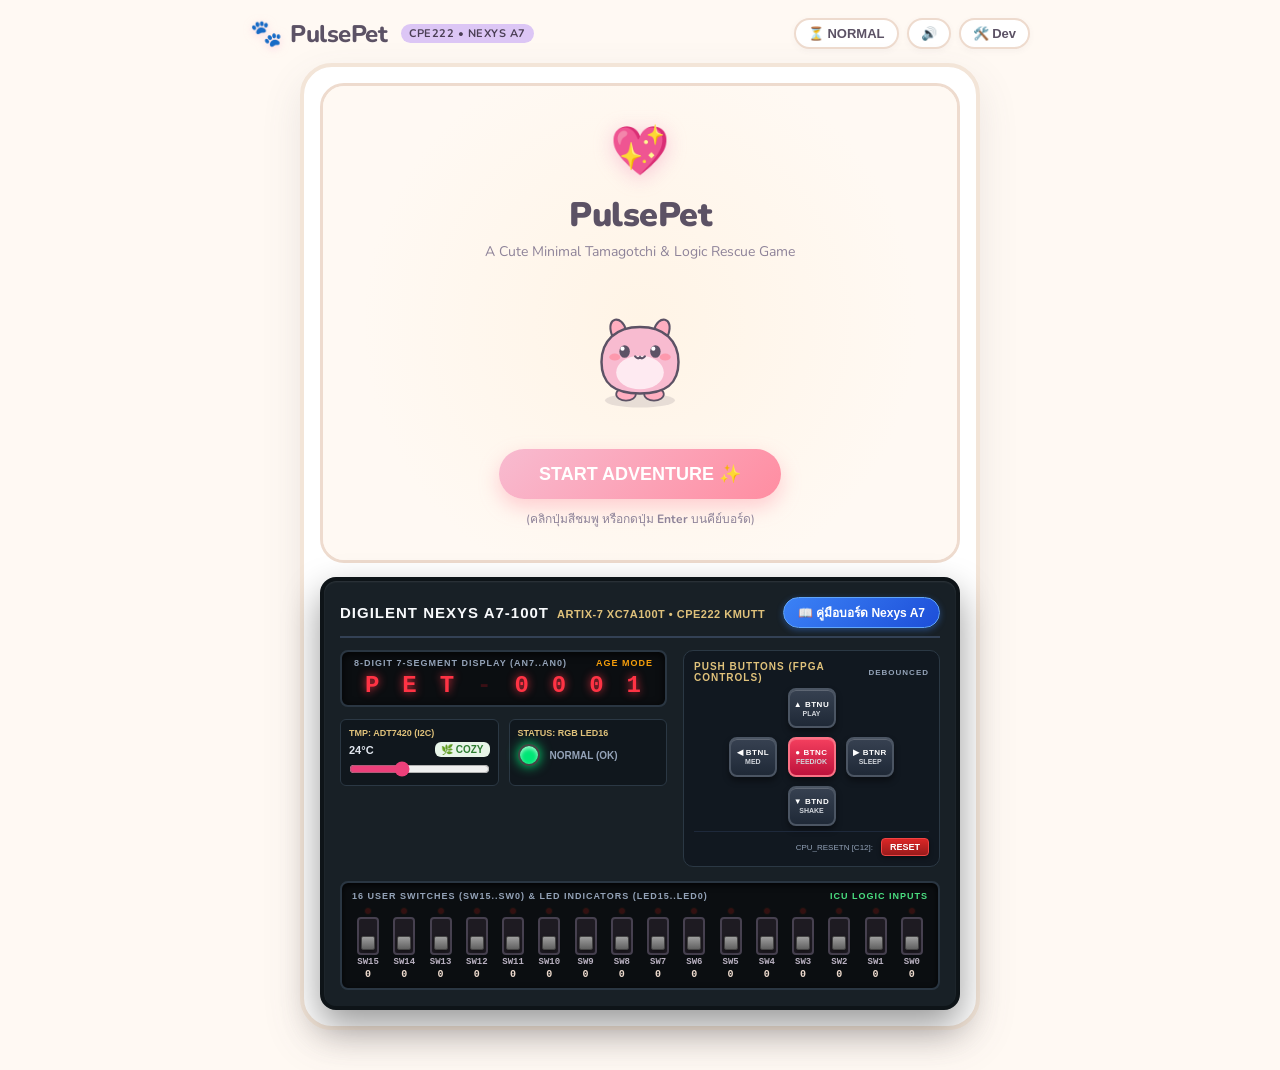
<file: index.html>
<!DOCTYPE html>
<html lang="en">
<head>
    <meta charset="UTF-8">
    <meta name="viewport" content="width=device-width, initial-scale=1.0">
    <title>PulsePet – Cute Minimal Tamagotchi (CPE222 FPGA Prototype)</title>
    <!-- Google Font Nunito -->
    <link rel="preconnect" href="https://fonts.googleapis.com">
    <link rel="preconnect" href="https://fonts.gstatic.com" crossorigin>
    <link href="https://fonts.googleapis.com/css2?family=Nunito:wght@600;700;800;900&family=VT323&display=swap" rel="stylesheet">
    
    <!-- CSS Stylesheets -->
    <link rel="stylesheet" href="css/style.css">
    <link rel="stylesheet" href="css/animations.css">
    <link rel="stylesheet" href="css/responsive.css">
</head>
<body>

    <!-- App Top Bar -->
    <header class="app-header">
        <div class="brand-wrap">
            <span class="brand-logo-icon">🐾</span>
            <h1 class="brand-title">PulsePet</h1>
            <span class="brand-subtitle">CPE222 • NEXYS A7</span>
        </div>
        <div class="header-tools">
            <button id="btn-speed-toggle" class="tool-btn btn-mode-toggle mode-normal" title="Toggle Simulation Speed">⏳ NORMAL</button>
            <button id="btn-sound-toggle" class="tool-btn" title="Toggle Sound">🔊</button>
            <button id="btn-dev-toggle" class="tool-btn" title="Developer Test Panel">🛠️ Dev</button>
        </div>
    </header>

    <!-- Main Console & 640x480 VGA Monitor Frame -->
    <main class="console-wrapper">
        <div id="vga-viewport" class="vga-viewport">

            <!-- ==========================================
                 SCREEN 1: WELCOME SCREEN
                 ========================================== -->
            <div id="screen-welcome" class="game-screen screen-welcome active">
                <div class="welcome-logo-badge">💖</div>
                <h2 class="welcome-title">PulsePet</h2>
                <p class="welcome-desc">A Cute Minimal Tamagotchi & Logic Rescue Game</p>
                <div class="welcome-hero-pet" id="welcome-pet-preview">
                    <!-- Hero SVG preview -->
                    <svg viewBox="0 0 200 180" width="100%" height="100%">
                        <ellipse cx="100" cy="155" rx="50" ry="10" fill="#5C5265" opacity="0.15" />
                        <ellipse cx="80" cy="146" rx="14" ry="9" fill="#FFAEC0" stroke="#5C5265" stroke-width="2.5" />
                        <ellipse cx="120" cy="146" rx="14" ry="9" fill="#FFAEC0" stroke="#5C5265" stroke-width="2.5" />
                        <path d="M 60 62 C 50 35, 75 32, 80 55 Z" fill="#FFAEC0" stroke="#5C5265" stroke-width="3" />
                        <path d="M 140 62 C 150 35, 125 32, 120 55 Z" fill="#FFAEC0" stroke="#5C5265" stroke-width="3" />
                        <path d="M 100 50 C 135 50, 155 70, 155 100 C 155 130, 138 145, 100 145 C 62 145, 45 130, 45 100 C 45 70, 65 50, 100 50 Z" fill="#F8BBD0" stroke="#5C5265" stroke-width="3.5" />
                        <ellipse cx="100" cy="115" rx="34" ry="24" fill="#FFF0F5" opacity="0.9" />
                        <ellipse cx="64" cy="93" rx="8" ry="5" fill="#FF8DA1" opacity="0.75" />
                        <ellipse cx="136" cy="93" rx="8" ry="5" fill="#FF8DA1" opacity="0.75" />
                        <ellipse cx="78" cy="85" rx="7.5" ry="9" fill="#5C5265" />
                        <circle cx="75" cy="81" r="3" fill="#FFFFFF" />
                        <ellipse cx="122" cy="85" rx="7.5" ry="9" fill="#5C5265" />
                        <circle cx="119" cy="81" r="3" fill="#FFFFFF" />
                        <path d="M 93 92 Q 97 97 100 93 Q 103 97 107 92" stroke="#5C5265" stroke-width="3" stroke-linecap="round" fill="none" />
                    </svg>
                </div>
                <button id="btn-welcome-start" class="btn-kawaii-big">START ADVENTURE ✨</button>
                <p style="font-size: 12px; color: #8E8399; margin-top: 10px;">(คลิกปุ่มสีชมพู หรือกดปุ่ม <strong>Enter</strong> บนคีย์บอร์ด)</p>
            </div>

            <!-- ==========================================
                 SCREEN 2: CUSTOMIZATION SCREEN
                 ========================================== -->
            <div id="screen-customization" class="game-screen screen-customization">
                <div class="custom-header">
                    <h2 class="custom-title">Customize Your PulsePet ✨</h2>
                    <p class="welcome-desc">Choose a cute name and your favorite pastel color</p>
                </div>
                <div class="custom-content">
                    <div class="custom-preview-box">
                        <div id="preview-pet-name" class="preview-name-tag">PULSE</div>
                        <div id="custom-pet-preview" class="custom-pet-stage">
                            <!-- Live SVG preview matches chosen color -->
                            <svg viewBox="0 0 200 180" width="100%" height="100%">
                                <ellipse cx="100" cy="155" rx="50" ry="10" fill="#5C5265" opacity="0.15" />
                                <ellipse cx="80" cy="146" rx="14" ry="9" fill="#FFAEC0" stroke="#5C5265" stroke-width="2.5" />
                                <ellipse cx="120" cy="146" rx="14" ry="9" fill="#FFAEC0" stroke="#5C5265" stroke-width="2.5" />
                                <path d="M 60 62 C 50 35, 75 32, 80 55 Z" fill="#FFAEC0" stroke="#5C5265" stroke-width="3" />
                                <path d="M 140 62 C 150 35, 125 32, 120 55 Z" fill="#FFAEC0" stroke="#5C5265" stroke-width="3" />
                                <path d="M 100 50 C 135 50, 155 70, 155 100 C 155 130, 138 145, 100 145 C 62 145, 45 130, 45 100 C 45 70, 65 50, 100 50 Z" fill="#F8BBD0" stroke="#5C5265" stroke-width="3.5" />
                                <ellipse cx="100" cy="115" rx="34" ry="24" fill="#FFF0F5" opacity="0.9" />
                                <ellipse cx="64" cy="93" rx="8" ry="5" fill="#FF8DA1" opacity="0.75" />
                                <ellipse cx="136" cy="93" rx="8" ry="5" fill="#FF8DA1" opacity="0.75" />
                                <path d="M 68 85 Q 78 74 88 85" stroke="#5C5265" stroke-width="4.5" stroke-linecap="round" fill="none" />
                                <path d="M 112 85 Q 122 74 132 85" stroke="#5C5265" stroke-width="4.5" stroke-linecap="round" fill="none" />
                                <path d="M 92 92 Q 100 106 108 92 Z" fill="#FF8DA1" stroke="#5C5265" stroke-width="3" />
                            </svg>
                        </div>
                    </div>
                    <div class="custom-controls-box">
                        <div class="input-group">
                            <label for="custom-pet-name">Pet Name (Max 6 Chars)</label>
                            <input type="text" id="custom-pet-name" class="custom-input" maxlength="6" value="PULSE" placeholder="NAME">
                        </div>
                        <div class="input-group">
                            <label>Pastel Color Palette</label>
                            <div class="color-palette-picker">
                                <button class="color-choice-btn choice-pink selected" data-color="pink" title="Pastel Pink"></button>
                                <button class="color-choice-btn choice-cream" data-color="cream" title="Cream"></button>
                                <button class="color-choice-btn choice-mint" data-color="mint" title="Mint Green"></button>
                                <button class="color-choice-btn choice-lavender" data-color="lavender" title="Lavender"></button>
                            </div>
                        </div>
                        <button id="btn-custom-start" class="btn-kawaii-big" style="padding: 10px 24px; font-size: 15px;">START PLAYING 🌸</button>
                    </div>
                </div>
            </div>

            <!-- ==========================================
                 SCREEN 3: MAIN GAMEPLAY SCREEN (TOP, CENTER, BOTTOM)
                 ========================================== -->
            <div id="screen-main" class="game-screen screen-main">
                
                <!-- TOP SECTION: Name, Age, Status Bars -->
                <div class="main-top-section">
                    <div class="pet-info-bar">
                        <div class="pet-name-badge">
                            <span>🐾</span>
                            <span id="display-pet-name">PULSE</span>
                        </div>
                        <div id="display-pet-age" class="pet-age-badge">Day 1</div>
                    </div>
                    <div class="status-bars-group">
                        <!-- Hunger Bar -->
                        <div class="stat-bar-container">
                            <div class="stat-bar-header">
                                <span>🍙 Hunger</span>
                                <span id="val-hunger">80%</span>
                            </div>
                            <div class="stat-track">
                                <div id="bar-hunger" class="stat-fill fill-hunger" style="width: 80%;"></div>
                            </div>
                        </div>
                        <!-- Happiness Bar -->
                        <div class="stat-bar-container">
                            <div class="stat-bar-header">
                                <span>✨ Happiness</span>
                                <span id="val-happiness">85%</span>
                            </div>
                            <div class="stat-track">
                                <div id="bar-happiness" class="stat-fill fill-happiness" style="width: 85%;"></div>
                            </div>
                        </div>
                        <!-- Health Bar -->
                        <div class="stat-bar-container">
                            <div class="stat-bar-header">
                                <span>💖 Health</span>
                                <span id="val-health">100%</span>
                            </div>
                            <div class="stat-track">
                                <div id="bar-health" class="stat-fill fill-health" style="width: 100%;"></div>
                            </div>
                        </div>
                    </div>
                </div>

                <!-- CENTER SECTION: Pet, Environment, Speech Bubble -->
                <div class="main-center-section">
                    <!-- Decorative clouds (daytime) -->
                    <div class="room-decor-cloud-1 decor-day">☁️</div>
                    <div class="room-decor-cloud-2 decor-day">☁️</div>

                    <!-- Night sky decors (sleeping mode) -->
                    <div class="room-decor-moon decor-night">🌙</div>
                    <div class="room-decor-star-1 decor-night">⭐</div>
                    <div class="room-decor-star-2 decor-night">✨</div>
                    <div class="room-decor-star-3 decor-night">🌟</div>

                    <!-- Contextual Speech Bubble -->
                    <div id="pet-speech-bubble" class="speech-bubble hidden">
                        <span id="speech-bubble-text">Hi! Let's play together! ✨</span>
                    </div>

                    <!-- Floating FX Layer -->
                    <div id="pet-interaction-fx" class="floating-fx-container"></div>

                    <!-- Pet Character Target Area -->
                    <div id="pet-display-area" class="pet-display-wrapper">
                        <!-- SVG pet rendered by petAnimation.js -->
                    </div>
                </div>

                <!-- BOTTOM SECTION: 4 Interactive Care Buttons -->
                <div class="main-bottom-section">
                    <button id="btn-feed" class="action-btn btn-feed" title="Feed yummy onigiri (+25 Hunger)">
                        <span class="action-btn-icon">🍙</span>
                        <span class="action-btn-text">Feed</span>
                    </button>
                    <button id="btn-play" class="action-btn btn-play" title="Play a fun game (+25 Happiness)">
                        <span class="action-btn-icon">🎾</span>
                        <span class="action-btn-text">Play</span>
                    </button>
                    <button id="btn-medicine" class="action-btn btn-med" title="Give healing medicine (+30 Health)">
                        <span class="action-btn-icon">💊</span>
                        <span class="action-btn-text">Medicine</span>
                    </button>
                    <button id="btn-sleep" class="action-btn btn-sleep" title="Sleep / Wake up pet">
                        <span id="sleep-btn-icon" class="action-btn-icon">🌙</span>
                        <span id="sleep-btn-text" class="action-btn-text">Sleep</span>
                    </button>
                </div>

            </div>

            <!-- ==========================================
                 SCREEN 5: ICU EMERGENCY WARNING (STAGE 1)
                 ========================================== -->
            <div id="screen-icu-warning" class="game-screen screen-icu-warning">
                <div class="icu-warn-header">
                    <div class="warn-siren-badge">🚨</div>
                    <h2 class="icu-warn-title">EMERGENCY WARNING!</h2>
                    <p class="icu-warn-msg">Your pet's health is critically low (≤ 15)! Give medicine immediately!</p>
                </div>

                <div class="icu-countdown-box">
                    <div class="countdown-label">ICU Transfer In</div>
                    <div id="icu-countdown-display" class="countdown-digits">10.0s</div>
                </div>

                <div class="welcome-hero-pet">
                    <!-- Distressed pet SVG -->
                    <svg viewBox="0 0 200 180" width="100%" height="100%" class="pulsepet-svg state-critical">
                        <ellipse cx="100" cy="155" rx="50" ry="10" fill="#5C5265" opacity="0.15" />
                        <ellipse cx="80" cy="146" rx="14" ry="9" fill="#FFAEC0" stroke="#5C5265" stroke-width="2.5" />
                        <ellipse cx="120" cy="146" rx="14" ry="9" fill="#FFAEC0" stroke="#5C5265" stroke-width="2.5" />
                        <path d="M 100 50 C 135 50, 155 70, 155 100 C 155 130, 138 145, 100 145 C 62 145, 45 130, 45 100 C 45 70, 65 50, 100 50 Z" fill="#F8BBD0" stroke="#5C5265" stroke-width="3.5" />
                        <ellipse cx="100" cy="115" rx="34" ry="24" fill="#FFF0F5" opacity="0.9" />
                        <!-- Distressed > < eyes -->
                        <path d="M 70 80 L 84 86 L 70 92" stroke="#5C5265" stroke-width="4" stroke-linecap="round" stroke-linejoin="round" fill="none" />
                        <path d="M 130 80 L 116 86 L 130 92" stroke="#5C5265" stroke-width="4" stroke-linecap="round" stroke-linejoin="round" fill="none" />
                        <path d="M 93 96 Q 96 99 100 96 Q 104 93 107 96" stroke="#5C5265" stroke-width="3" stroke-linecap="round" fill="none" />
                        <!-- Sweat droplet -->
                        <path d="M 145 60 C 145 60 149 67 149 71 A 4 4 0 0 1 141 71 C 141 67 145 60 145 60 Z" fill="#90CAF9" />
                    </svg>
                </div>

                <div class="icu-warn-actions">
                    <button class="btn-kawaii-big" onclick="window.pulseActions.medicine()">GIVE MEDICINE (SAVE PET) 💊</button>
                </div>
            </div>

            <!-- ==========================================
                 SCREEN 6: ICU RESCUE MINIGAME (STAGE 2)
                 ========================================== -->
            <div id="screen-icu-game" class="game-screen screen-icu-game">
                <!-- ICU Header -->
                <div class="icu-minigame-header">
                    <div class="icu-brand">
                        <span>🏥</span>
                        <span>ICU RESCUE UNIT</span>
                    </div>
                    <div id="icu-round-indicator" class="icu-round-badge">ROUND 1 / 3</div>
                    <div class="icu-progress-dots">
                        <div id="round-dot-1" class="round-dot dot-active"></div>
                        <div id="round-dot-2" class="round-dot"></div>
                        <div id="round-dot-3" class="round-dot"></div>
                    </div>
                </div>

                <!-- Hospital Room & Logic Puzzle -->
                <div class="icu-minigame-middle">
                    <!-- Bed & Pet -->
                    <div class="icu-bed-box">
                        <div class="icu-pet-bed-stage">
                            <!-- Pet in bed SVG -->
                            <svg viewBox="0 0 160 120" width="100%" height="100%">
                                <!-- Hospital Bed Frame -->
                                <rect x="15" y="65" width="130" height="40" rx="8" fill="#F0F4F8" stroke="#B0BEC5" stroke-width="2.5" />
                                <rect x="10" y="50" width="12" height="60" rx="4" fill="#CFD8DC" />
                                <rect x="138" y="58" width="12" height="52" rx="4" fill="#CFD8DC" />
                                <!-- Fluffy Pillow -->
                                <ellipse cx="40" cy="65" rx="20" ry="12" fill="#FFFFFF" stroke="#ECEFF1" stroke-width="2" />
                                <!-- Pet Resting -->
                                <g transform="translate(15, 5)">
                                    <path d="M 60 40 C 80 40, 92 50, 92 70 C 92 85, 82 92, 60 92 C 38 92, 28 85, 28 70 C 28 50, 40 40, 60 40 Z" fill="#F8BBD0" stroke="#5C5265" stroke-width="2.5" />
                                    <!-- Bandage on head -->
                                    <rect x="50" y="44" width="20" height="8" rx="2" fill="#FFFFFF" stroke="#E0E0E0" transform="rotate(-10, 60, 48)" />
                                    <line x1="57" y1="48" x2="63" y2="48" stroke="#EF5350" stroke-width="2" />
                                    <line x1="60" y1="45" x2="60" y2="51" stroke="#EF5350" stroke-width="2" />
                                    <!-- Closed tired eyes -->
                                    <line x1="45" y1="62" x2="55" y2="62" stroke="#5C5265" stroke-width="2.5" stroke-linecap="round" />
                                    <line x1="65" y1="62" x2="75" y2="62" stroke="#5C5265" stroke-width="2.5" stroke-linecap="round" />
                                    <path d="M 58 68 Q 60 70 62 68" stroke="#5C5265" stroke-width="2" fill="none" stroke-linecap="round" />
                                </g>
                                <!-- Cozy Mint Blanket -->
                                <path d="M 45 68 C 65 64, 115 64, 138 68 L 138 95 L 45 95 Z" fill="#BFE8D5" stroke="#8BC3A8" stroke-width="2.5" />
                                <line x1="45" y1="74" x2="138" y2="74" stroke="#A8DEC4" stroke-width="2" stroke-dasharray="4 4" />
                            </svg>
                        </div>
                        <div class="ecg-box">
                            <canvas id="ecg-canvas" width="170" height="48"></canvas>
                        </div>
                    </div>

                    <!-- Digital Logic Puzzle Display -->
                    <div class="icu-puzzle-box">
                        <div>
                            <span class="puzzle-instruction">⚡ DIGITAL LOGIC CHALLENGE</span>
                            <div id="icu-puzzle-formula" class="puzzle-formula">SW2 XOR SW5 = 1</div>
                            <div id="icu-puzzle-hint" class="puzzle-hint">Hint: XOR is 1 when inputs are different.</div>
                        </div>

                        <div id="icu-live-eval" class="icu-live-eval">
                            <div class="eval-row">
                                <span class="eval-expr">(0 ⊕ 0) = 0</span>
                                <span class="status-pending">• WAITING FOR MATCH</span>
                            </div>
                        </div>
                    </div>
                </div>

                <!-- Nexys A7 16-Switch Emulation Rack (SW15 - SW0) -->
                <div class="icu-switches-panel">
                    <div id="icu-switches-grid" class="switches-grid">
                        <!-- Populated dynamically: SW15 down to SW0 -->
                    </div>
                </div>

                <!-- ICU Confirm Action Row -->
                <div class="icu-action-row">
                    <div id="icu-feedback-banner" class="icu-feedback hidden"></div>
                    <button id="btn-icu-confirm" class="btn-icu-confirm">⚡ INJECT TREATMENT (CONFIRM)</button>
                </div>
            </div>

            <!-- ==========================================
                 SCREEN 7: RESCUE SUCCESS SCREEN
                 ========================================== -->
            <div id="screen-success" class="game-screen screen-success">
                <div class="success-badge">🎉 💖 🌟</div>
                <h2 class="success-title">YOU SAVED YOUR PET!</h2>
                <p class="success-desc">All 3 logic treatment cycles were correctly solved! Health restored to 75%.</p>
                <div class="welcome-hero-pet">
                    <!-- Happy dancing pet SVG -->
                    <svg viewBox="0 0 200 180" width="100%" height="100%" class="pulsepet-svg anim-jump">
                        <ellipse cx="100" cy="155" rx="50" ry="10" fill="#5C5265" opacity="0.15" />
                        <ellipse cx="80" cy="146" rx="14" ry="9" fill="#FFAEC0" stroke="#5C5265" stroke-width="2.5" />
                        <ellipse cx="120" cy="146" rx="14" ry="9" fill="#FFAEC0" stroke="#5C5265" stroke-width="2.5" />
                        <path d="M 60 62 C 50 35, 75 32, 80 55 Z" fill="#FFAEC0" stroke="#5C5265" stroke-width="3" />
                        <path d="M 140 62 C 150 35, 125 32, 120 55 Z" fill="#FFAEC0" stroke="#5C5265" stroke-width="3" />
                        <path d="M 100 50 C 135 50, 155 70, 155 100 C 155 130, 138 145, 100 145 C 62 145, 45 130, 45 100 C 45 70, 65 50, 100 50 Z" fill="#F8BBD0" stroke="#5C5265" stroke-width="3.5" />
                        <ellipse cx="100" cy="115" rx="34" ry="24" fill="#FFF0F5" opacity="0.9" />
                        <ellipse cx="64" cy="93" rx="8" ry="5" fill="#FF8DA1" opacity="0.85" />
                        <ellipse cx="136" cy="93" rx="8" ry="5" fill="#FF8DA1" opacity="0.85" />
                        <!-- Joyful ^ ^ eyes -->
                        <path d="M 68 85 Q 78 74 88 85" stroke="#5C5265" stroke-width="4.5" stroke-linecap="round" fill="none" />
                        <path d="M 112 85 Q 122 74 132 85" stroke="#5C5265" stroke-width="4.5" stroke-linecap="round" fill="none" />
                        <path d="M 92 92 Q 100 106 108 92 Z" fill="#FF8DA1" stroke="#5C5265" stroke-width="3" />
                    </svg>
                </div>
                <button id="btn-success-continue" class="btn-kawaii-big">CONTINUE PLAYING 💕</button>
            </div>

            <!-- ==========================================
                 SCREEN 8: GENTLE GAME OVER SCREEN
                 ========================================== -->
            <div id="screen-gameover" class="game-screen screen-gameover">
                <div class="gameover-badge">☁️ ✨ 👼</div>
                <h2 class="gameover-title">Resting Peacefully</h2>
                <div class="welcome-hero-pet">
                    <!-- Sleeping peaceful pet with halo and wings -->
                    <svg viewBox="0 0 200 180" width="100%" height="100%">
                        <!-- Cloud -->
                        <ellipse cx="100" cy="155" rx="65" ry="15" fill="#FFFFFF" opacity="0.85" />
                        <ellipse cx="70" cy="145" rx="30" ry="14" fill="#FFFFFF" opacity="0.85" />
                        <ellipse cx="130" cy="145" rx="35" ry="16" fill="#FFFFFF" opacity="0.85" />
                        <!-- Halo -->
                        <ellipse cx="100" cy="40" rx="25" ry="8" fill="none" stroke="#FFE082" stroke-width="4" opacity="0.9" />
                        <!-- Body -->
                        <path d="M 100 50 C 135 50, 155 70, 155 100 C 155 130, 138 145, 100 145 C 62 145, 45 130, 45 100 C 45 70, 65 50, 100 50 Z" fill="#F8BBD0" stroke="#5C5265" stroke-width="3" />
                        <!-- Resting - - eyes -->
                        <line x1="68" y1="86" x2="86" y2="86" stroke="#5C5265" stroke-width="3.5" stroke-linecap="round" />
                        <line x1="114" y1="86" x2="132" y2="86" stroke="#5C5265" stroke-width="3.5" stroke-linecap="round" />
                        <path d="M 95 95 Q 100 97 105 95" stroke="#5C5265" stroke-width="2.5" stroke-linecap="round" fill="none" />
                    </svg>
                </div>
                <div id="gameover-summary" class="gameover-summary">
                    <p>PulsePet lived a happy life!</p>
                </div>
                <button id="btn-gameover-restart" class="btn-kawaii-big">ADOPT A NEW PET 🌸</button>
            </div>

        </div>

        <!-- ==========================================
             NEXYS A7-100T HARDWARE PCB BOARD SIMULATION
             ========================================== -->
        <section class="nexys-board" id="nexys-board-section">
            <!-- Board Silkscreen Header -->
            <div class="board-header">
                <div class="board-brand-group">
                    <span class="board-logo">DIGILENT NEXYS A7-100T</span>
                    <span class="board-chip-tag">ARTIX-7 XC7A100T • CPE222 KMUTT</span>
                </div>
                <button id="btn-open-manual" class="btn-manual-guide">📖 คู่มือบอร์ด Nexys A7</button>
            </div>

            <div class="board-main-grid">
                <!-- Left Board Column: 8-Digit 7-Seg, RGB LED, Sensors -->
                <div class="board-col-left">
                    <!-- 8-Digit Multiplexed 7-Segment Display (AN7..AN0) -->
                    <div class="seg8-display-box">
                        <div class="seg-header-label">
                            <span>8-DIGIT 7-SEGMENT DISPLAY (AN7..AN0)</span>
                            <span id="seg-mode-tag" style="color: #F59E0B;">AGE MODE</span>
                        </div>
                        <div id="virtual-7seg-display" class="seg8-digits-rack">
                            <span id="seg-digit-0" class="seg-digit-char">P</span>
                            <span id="seg-digit-1" class="seg-digit-char">E</span>
                            <span id="seg-digit-2" class="seg-digit-char">T</span>
                            <span id="seg-digit-3" class="seg-digit-char">-</span>
                            <span id="seg-digit-4" class="seg-digit-char">0</span>
                            <span id="seg-digit-5" class="seg-digit-char">0</span>
                            <span id="seg-digit-6" class="seg-digit-char">0</span>
                            <span id="seg-digit-7" class="seg-digit-char">1</span>
                        </div>
                    </div>

                    <!-- Sensor Chips Row: ADT7420, RGB LED16, ADXL362 -->
                    <div class="board-chips-row">
                        <!-- ADT7420 Temperature Sensor -->
                        <div class="board-chip-card">
                            <div class="chip-silkscreen">TMP: ADT7420 (I2C)</div>
                            <div class="temp-row">
                                <span id="temp-value-display" style="font-size: 11px; font-weight: 800;">24°C</span>
                                <span id="temp-status-tag" class="badge-temp badge-normal">🌿 COZY</span>
                            </div>
                            <input type="range" id="temp-slider" class="temp-slider" min="15" max="40" value="24" step="1" title="เลื่อนปรับอุณหภูมิ 15-40°C">
                        </div>

                        <!-- RGB LED16 & ADXL362 Motion Status -->
                        <div class="board-chip-card">
                            <div class="chip-silkscreen">STATUS: RGB LED16</div>
                            <div class="rgb-led-unit" style="margin-top: 2px;">
                                <div id="virtual-rgb-led" class="virtual-led led-rgb-green"></div>
                                <span id="rgb-led-label" class="rgb-led-label" style="font-size: 10px; color: #94A3B8;">NORMAL (OK)</span>
                            </div>
                        </div>
                    </div>
                </div>

                <!-- Right Board Column: 5 Directional Push Buttons + Reset -->
                <div class="board-col-right">
                    <div class="btn-cluster-title">
                        <span>PUSH BUTTONS (FPGA CONTROLS)</span>
                        <span style="font-size: 8px; color: #94A3B8;">DEBOUNCED</span>
                    </div>

                    <!-- Diamond Cross Layout of 5 Buttons -->
                    <div class="push-buttons-diamond">
                        <!-- BTNU (Up) - M18: Play -->
                        <button id="hw-btn-u" class="hw-btn grid-pos-u" title="[BTNU: Pin M18] Play Action (+25 Happiness)">
                            <span class="hw-btn-label">▲ BTNU</span>
                            <span class="hw-btn-sub">PLAY</span>
                        </button>

                        <!-- BTNL (Left) - P17: Medicine -->
                        <button id="hw-btn-l" class="hw-btn grid-pos-l" title="[BTNL: Pin P17] Medicine Action (+30 Health / Cancel ICU)">
                            <span class="hw-btn-label">◀ BTNL</span>
                            <span class="hw-btn-sub">MED</span>
                        </button>

                        <!-- BTNC (Center) - N17: Confirm / Feed -->
                        <button id="hw-btn-c" class="hw-btn hw-btn-c grid-pos-c" title="[BTNC: Pin N17] Confirm / Feed / Start Game">
                            <span class="hw-btn-label">● BTNC</span>
                            <span class="hw-btn-sub">FEED/OK</span>
                        </button>

                        <!-- BTNR (Right) - M17: Sleep / Wake -->
                        <button id="hw-btn-r" class="hw-btn grid-pos-r" title="[BTNR: Pin M17] Sleep / Wake Mode Toggle">
                            <span class="hw-btn-label">▶ BTNR</span>
                            <span class="hw-btn-sub">SLEEP</span>
                        </button>

                        <!-- BTND (Down) - P18: Motion Shake -->
                        <button id="hw-btn-d" class="hw-btn grid-pos-d" title="[BTND: Pin P18] Motion Shake (ADXL362 Trigger)">
                            <span class="hw-btn-label">▼ BTND</span>
                            <span class="hw-btn-sub">SHAKE</span>
                        </button>
                    </div>

                    <!-- Reset Row -->
                    <div class="reset-btn-row">
                        <span style="font-size: 8px; color: #94A3B8;">CPU_RESETN [C12]:</span>
                        <button id="hw-btn-reset" class="btn-cpu-reset" title="[CPU_RESETN: Pin C12] Reset Game">RESET</button>
                    </div>
                </div>
            </div>

            <!-- 16 Slide Switches (SW15..SW0) & 16 User LEDs (LED15..LED0) -->
            <div class="board-switches-rack">
                <div class="board-sw-header">
                    <span>16 USER SWITCHES (SW15..SW0) & LED INDICATORS (LED15..LED0)</span>
                    <span style="color: #4ADE80;">ICU LOGIC INPUTS</span>
                </div>
                <div id="board-switches-grid" class="switches-grid">
                    <!-- Populated dynamically: SW15 down to SW0 -->
                </div>
            </div>

            <!-- Developer Test Panel Drawer -->
            <div id="dev-panel-drawer" class="dev-drawer">
                <div class="dev-title">🛠️ Developer Test Controls (Simulate Hardware States)</div>
                <div class="dev-buttons-row">
                    <button id="dev-hunger-0" class="btn-dev">Hunger = 0</button>
                    <button id="dev-hunger-50" class="btn-dev">Hunger = 50</button>
                    <button id="dev-hunger-100" class="btn-dev">Hunger = 100</button>
                    
                    <button id="dev-happy-0" class="btn-dev">Happy = 0</button>
                    <button id="dev-happy-50" class="btn-dev">Happy = 50</button>
                    <button id="dev-happy-100" class="btn-dev">Happy = 100</button>
                </div>
                <div class="dev-buttons-row">
                    <button id="dev-health-10" class="btn-dev btn-dev-danger">Health = 10 (Critical)</button>
                    <button id="dev-health-50" class="btn-dev">Health = 50</button>
                    <button id="dev-health-100" class="btn-dev">Health = 100</button>
                    
                    <button id="dev-trigger-icu-warn" class="btn-dev btn-dev-danger">🚨 Trigger ICU Warning</button>
                    <button id="dev-trigger-icu-game" class="btn-dev btn-dev-danger">🏥 Launch ICU Minigame</button>
                    <button id="dev-reset-all" class="btn-dev">🔄 Reset All Stats</button>
                </div>
            </div>
        </section>
    </main>

    <!-- ==========================================
         HARDWARE MANUAL & PINOUT GUIDE MODAL
         ========================================== -->
    <div id="modal-hardware-guide" class="modal-overlay">
        <div class="modal-card">
            <div class="modal-header">
                <h3 class="modal-title">📖 คู่มือการใช้งานบอร์ด Nexys A7-100T (PulsePet Manual)</h3>
                <button id="btn-close-manual" class="btn-close-modal">&times;</button>
            </div>

            <div class="modal-section">
                <h4 class="modal-section-title">🕹️ การกดปุ่มเล่นเกมบนบอร์ด (ไม่ต้องใช้คีย์บอร์ด)</h4>
                <p style="font-size: 13px; color: #475569; margin-bottom: 8px;">
                    คุณสามารถกดปุ่มสี่เหลี่ยมบนแผงวงจร Nexys A7 ด้านล่างหน้าจอเพื่อเล่นเกมได้อย่างสมจริง:
                </p>
                <table class="hw-table">
                    <thead>
                        <tr>
                            <th>ปุ่มบนบอร์ด</th>
                            <th>Pin (FPGA)</th>
                            <th>หน้าที่ในเกม (Game Action)</th>
                            <th>คำอธิบาย</th>
                        </tr>
                    </thead>
                    <tbody>
                        <tr>
                            <td><strong style="color: #E11D48;">BTNC</strong> (Center)</td>
                            <td><span class="badge-pin">N17</span></td>
                            <td><strong>CONFIRM / FEED / START</strong></td>
                            <td>ใช้กดเริ่มเกม / ให้อาหารสัตว์เลี้ยง (🍙) / กดยืนยันคำตอบใน ICU</td>
                        </tr>
                        <tr>
                            <td><strong>BTNU</strong> (Up)</td>
                            <td><span class="badge-pin">M18</span></td>
                            <td><strong>PLAY</strong></td>
                            <td>กดเล่นกับสัตว์เลี้ยง (+25 ความสุข 🎾)</td>
                        </tr>
                        <tr>
                            <td><strong>BTNL</strong> (Left)</td>
                            <td><span class="badge-pin">P17</span></td>
                            <td><strong>MEDICINE</strong></td>
                            <td>กดให้ยารักษา (+30 เลือด 💊) / กดช่วยชีวิตฉุกเฉินตอนเตือน ICU</td>
                        </tr>
                        <tr>
                            <td><strong>BTNR</strong> (Right)</td>
                            <td><span class="badge-pin">M17</span></td>
                            <td><strong>SLEEP / WAKE</strong></td>
                            <td>กดสลับโหมดนอนหลับ (🌙) เพื่อฟื้นพลังชีวิต หรือกดปลุกตื่น</td>
                        </tr>
                        <tr>
                            <td><strong>BTND</strong> (Down)</td>
                            <td><span class="badge-pin">P18</span></td>
                            <td><strong>SHAKE</strong></td>
                            <td>จำลองการเขย่าบอร์ด (ADXL362) สัตว์เลี้ยงจะกระโดด หรือปลุกตอนหลับ</td>
                        </tr>
                        <tr>
                            <td><strong style="color: #DC2626;">RESET</strong> (Red)</td>
                            <td><span class="badge-pin">C12</span></td>
                            <td><strong>CPU_RESETN</strong></td>
                            <td>ปุ่มสีแดง: กดเพื่อรีเซ็ตเกมกลับสู่สถานะเริ่มต้นใหม่ทั้งหมด</td>
                        </tr>
                    </tbody>
                </table>
            </div>

            <div class="modal-section">
                <h4 class="modal-section-title">⚡ การใช้งานสวิตช์ 16 ช่อง (SW15..SW0) ในห้อง ICU</h4>
                <ul style="font-size: 13px; color: #475569; line-height: 1.6; padding-left: 20px;">
                    <li><strong>ตำแหน่งสวิตช์:</strong> เรียงจาก <code>SW15</code> (ซ้ายสุด) ไปหา <code>SW0</code> (ขวาสุด) ตามมาตรฐานบอร์ด Nexys A7</li>
                    <li><strong>ดันสวิตช์ขึ้น (UP):</strong> ค่าเป็น <code>1</code> (หลอดไฟ LED สีเขียวด้านบนจะสว่าง)</li>
                    <li><strong>ดันสวิตช์ลง (DOWN):</strong> ค่าเป็น <code>0</code> (หลอดไฟ LED จะดับ)</li>
                    <li><strong>ในห้อง ICU:</strong> อ่านโจทย์ตรรกศาสตร์ เช่น <code>SW2 XOR SW5 = 1</code> จากนั้นคลิกสลับสวิตช์ที่กำหนด แล้วกดปุ่ม <strong>BTNC</strong> เพื่อกู้ชีพสัตว์เลี้ยงให้ผ่านครบ 3 รอบ!</li>
                </ul>
            </div>

            <div class="modal-section">
                <h4 class="modal-section-title">💡 ไฟแสดงสถานะ RGB LED16 & จอ 7-Segment (8 หลัก)</h4>
                <ul style="font-size: 13px; color: #475569; line-height: 1.6; padding-left: 20px;">
                    <li><strong>RGB LED16 (พิน N15, M16, R12):</strong>
                        <br>• สีเขียว = สัตว์เลี้ยงสุขภาพดีและมีความสุข
                        <br>• สีเหลือง = สัตว์เลี้ยงเริ่มหิว หรืออุณหภูมิร้อนเกิน 28°C
                        <br>• สีน้ำเงิน = อุณหภูมิหนาวเกินไป (&lt; 20°C) สัตว์เลี้ยงจะหนาวสั่น
                        <br>• สีแดงกระพริบ = เข้าขั้นวิกฤต (ICU Emergency) พลังชีวิต ≤ 15!
                    </li>
                    <li><strong>7-Segment Display 8 หลัก (CA..CG, AN0..AN7):</strong>
                        <br>• โหมดปกติ: แสดงอายุสัตว์เลี้ยง เช่น <code>PET- 0001</code>
                        <br>• โหมดวิกฤต ICU: แสดงเวลานับถอยหลังฉุกเฉิน 10 วินาที เช่น <code>SEnd 10.0</code>
                    </li>
                </ul>
            </div>

            <div style="text-align: center; margin-top: 16px;">
                <button id="btn-close-manual-bottom" class="btn-kawaii-big" style="padding: 8px 28px; font-size: 14px;">เข้าใจแล้ว เริ่มเล่นเลย! 🌸</button>
            </div>
        </div>
    </div>
    </main>

    <!-- JavaScript Game Logic Modules -->
    <script src="js/gameState.js"></script>
    <script src="js/audio.js"></script>
    <script src="js/petStats.js"></script>
    <script src="js/petAnimation.js"></script>
    <script src="js/logicPuzzle.js"></script>
    <script src="js/icuSystem.js"></script>
    <script src="js/sensorSimulation.js"></script>
    <script src="js/customization.js"></script>
    <script src="js/main.js"></script>
</body>
</html>
</file>
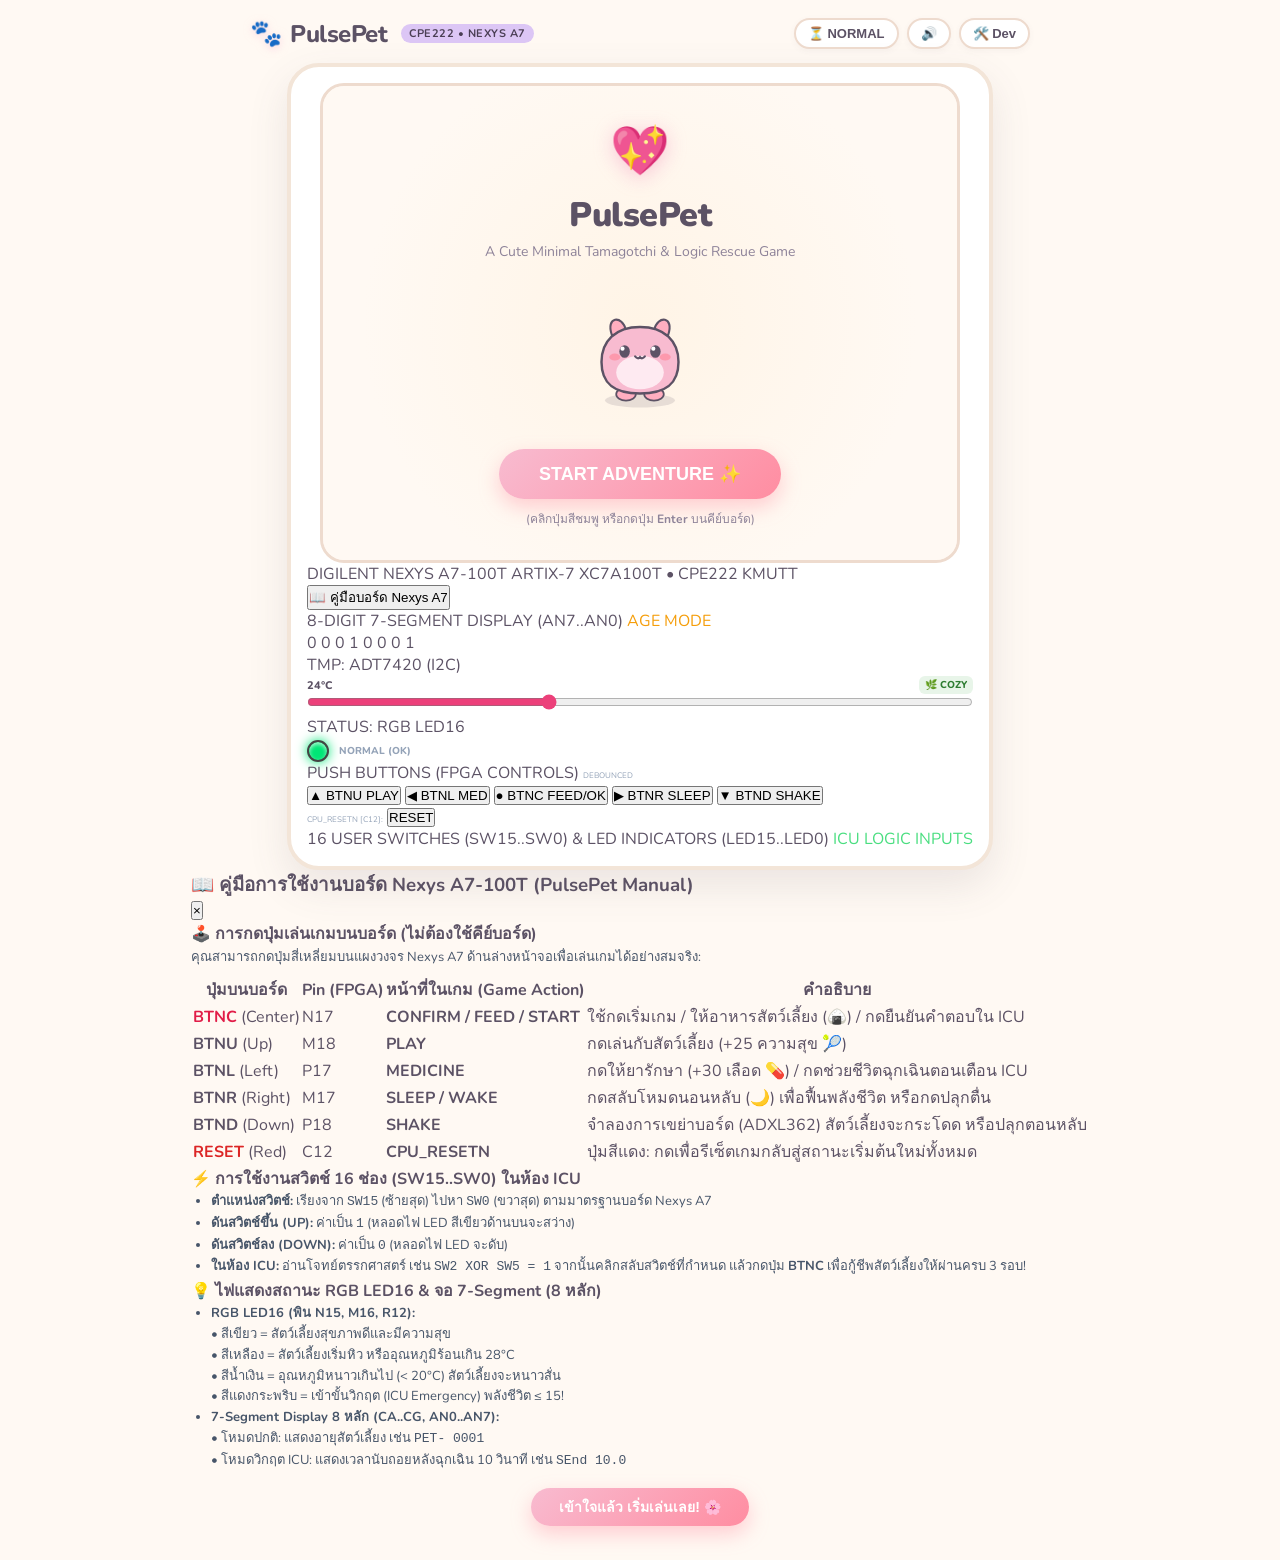
<file: public/index.html>
<!DOCTYPE html>
<html lang="en">
<head>
    <meta charset="UTF-8">
    <meta name="viewport" content="width=device-width, initial-scale=1.0">
    <title>PulsePet – Cute Minimal Tamagotchi (CPE222 FPGA Prototype)</title>
    <!-- Google Font Nunito -->
    <link rel="preconnect" href="https://fonts.googleapis.com">
    <link rel="preconnect" href="https://fonts.gstatic.com" crossorigin>
    <link href="https://fonts.googleapis.com/css2?family=Nunito:wght@600;700;800;900&family=VT323&display=swap" rel="stylesheet">
    
    <!-- CSS Stylesheets -->
    <link rel="stylesheet" href="css/style.css">
    <link rel="stylesheet" href="css/animations.css">
    <link rel="stylesheet" href="css/responsive.css">
</head>
<body>

    <!-- App Top Bar -->
    <header class="app-header">
        <div class="brand-wrap">
            <span class="brand-logo-icon">🐾</span>
            <h1 class="brand-title">PulsePet</h1>
            <span class="brand-subtitle">CPE222 • NEXYS A7</span>
        </div>
        <div class="header-tools">
            <button id="btn-speed-toggle" class="tool-btn btn-mode-toggle mode-normal" title="Toggle Simulation Speed">⏳ NORMAL</button>
            <button id="btn-sound-toggle" class="tool-btn" title="Toggle Sound">🔊</button>
            <button id="btn-dev-toggle" class="tool-btn" title="Developer Test Panel">🛠️ Dev</button>
        </div>
    </header>

    <!-- Main Console & 640x480 VGA Monitor Frame -->
    <main class="console-wrapper">
        <div id="vga-viewport" class="vga-viewport">

            <!-- ==========================================
                 SCREEN 1: WELCOME SCREEN
                 ========================================== -->
            <div id="screen-welcome" class="game-screen screen-welcome active">
                <div class="welcome-logo-badge">💖</div>
                <h2 class="welcome-title">PulsePet</h2>
                <p class="welcome-desc">A Cute Minimal Tamagotchi & Logic Rescue Game</p>
                <div class="welcome-hero-pet" id="welcome-pet-preview">
                    <!-- Hero SVG preview -->
                    <svg viewBox="0 0 200 180" width="100%" height="100%">
                        <ellipse cx="100" cy="155" rx="50" ry="10" fill="#5C5265" opacity="0.15" />
                        <ellipse cx="80" cy="146" rx="14" ry="9" fill="#FFAEC0" stroke="#5C5265" stroke-width="2.5" />
                        <ellipse cx="120" cy="146" rx="14" ry="9" fill="#FFAEC0" stroke="#5C5265" stroke-width="2.5" />
                        <path d="M 60 62 C 50 35, 75 32, 80 55 Z" fill="#FFAEC0" stroke="#5C5265" stroke-width="3" />
                        <path d="M 140 62 C 150 35, 125 32, 120 55 Z" fill="#FFAEC0" stroke="#5C5265" stroke-width="3" />
                        <path d="M 100 50 C 135 50, 155 70, 155 100 C 155 130, 138 145, 100 145 C 62 145, 45 130, 45 100 C 45 70, 65 50, 100 50 Z" fill="#F8BBD0" stroke="#5C5265" stroke-width="3.5" />
                        <ellipse cx="100" cy="115" rx="34" ry="24" fill="#FFF0F5" opacity="0.9" />
                        <ellipse cx="64" cy="93" rx="8" ry="5" fill="#FF8DA1" opacity="0.75" />
                        <ellipse cx="136" cy="93" rx="8" ry="5" fill="#FF8DA1" opacity="0.75" />
                        <ellipse cx="78" cy="85" rx="7.5" ry="9" fill="#5C5265" />
                        <circle cx="75" cy="81" r="3" fill="#FFFFFF" />
                        <ellipse cx="122" cy="85" rx="7.5" ry="9" fill="#5C5265" />
                        <circle cx="119" cy="81" r="3" fill="#FFFFFF" />
                        <path d="M 93 92 Q 97 97 100 93 Q 103 97 107 92" stroke="#5C5265" stroke-width="3" stroke-linecap="round" fill="none" />
                    </svg>
                </div>
                <button id="btn-welcome-start" class="btn-kawaii-big">START ADVENTURE ✨</button>
                <p style="font-size: 12px; color: #8E8399; margin-top: 10px;">(คลิกปุ่มสีชมพู หรือกดปุ่ม <strong>Enter</strong> บนคีย์บอร์ด)</p>
            </div>

            <!-- ==========================================
                 SCREEN 2: CUSTOMIZATION SCREEN
                 ========================================== -->
            <div id="screen-customization" class="game-screen screen-customization">
                <div class="custom-header">
                    <h2 class="custom-title">Customize Your PulsePet ✨</h2>
                    <p class="welcome-desc">Choose a cute name and your favorite pastel color</p>
                </div>
                <div class="custom-content">
                    <div class="custom-preview-box">
                        <div id="preview-pet-name" class="preview-name-tag">PULSE</div>
                        <div id="custom-pet-preview" class="custom-pet-stage">
                            <!-- Live SVG preview matches chosen color -->
                            <svg viewBox="0 0 200 180" width="100%" height="100%">
                                <ellipse cx="100" cy="155" rx="50" ry="10" fill="#5C5265" opacity="0.15" />
                                <ellipse cx="80" cy="146" rx="14" ry="9" fill="#FFAEC0" stroke="#5C5265" stroke-width="2.5" />
                                <ellipse cx="120" cy="146" rx="14" ry="9" fill="#FFAEC0" stroke="#5C5265" stroke-width="2.5" />
                                <path d="M 60 62 C 50 35, 75 32, 80 55 Z" fill="#FFAEC0" stroke="#5C5265" stroke-width="3" />
                                <path d="M 140 62 C 150 35, 125 32, 120 55 Z" fill="#FFAEC0" stroke="#5C5265" stroke-width="3" />
                                <path d="M 100 50 C 135 50, 155 70, 155 100 C 155 130, 138 145, 100 145 C 62 145, 45 130, 45 100 C 45 70, 65 50, 100 50 Z" fill="#F8BBD0" stroke="#5C5265" stroke-width="3.5" />
                                <ellipse cx="100" cy="115" rx="34" ry="24" fill="#FFF0F5" opacity="0.9" />
                                <ellipse cx="64" cy="93" rx="8" ry="5" fill="#FF8DA1" opacity="0.75" />
                                <ellipse cx="136" cy="93" rx="8" ry="5" fill="#FF8DA1" opacity="0.75" />
                                <path d="M 68 85 Q 78 74 88 85" stroke="#5C5265" stroke-width="4.5" stroke-linecap="round" fill="none" />
                                <path d="M 112 85 Q 122 74 132 85" stroke="#5C5265" stroke-width="4.5" stroke-linecap="round" fill="none" />
                                <path d="M 92 92 Q 100 106 108 92 Z" fill="#FF8DA1" stroke="#5C5265" stroke-width="3" />
                            </svg>
                        </div>
                    </div>
                    <div class="custom-controls-box">
                        <div class="input-group">
                            <label for="custom-pet-name">Pet Name (Max 6 Chars)</label>
                            <input type="text" id="custom-pet-name" class="custom-input" maxlength="6" value="PULSE" placeholder="NAME">
                        </div>
                        <div class="input-group">
                            <label>Pastel Color Palette</label>
                            <div class="color-palette-picker">
                                <button class="color-choice-btn choice-pink selected" data-color="pink" title="Pastel Pink"></button>
                                <button class="color-choice-btn choice-cream" data-color="cream" title="Cream"></button>
                                <button class="color-choice-btn choice-mint" data-color="mint" title="Mint Green"></button>
                                <button class="color-choice-btn choice-lavender" data-color="lavender" title="Lavender"></button>
                            </div>
                        </div>
                        <button id="btn-custom-start" class="btn-kawaii-big" style="padding: 10px 24px; font-size: 15px;">START PLAYING 🌸</button>
                    </div>
                </div>
            </div>

            <!-- ==========================================
                 SCREEN 3: MAIN GAMEPLAY SCREEN (TOP, CENTER, BOTTOM)
                 ========================================== -->
            <div id="screen-main" class="game-screen screen-main">
                
                <!-- TOP SECTION: Name, Age, Status Bars -->
                <div class="main-top-section">
                    <div class="pet-info-bar">
                        <div class="pet-name-badge">
                            <span>🐾</span>
                            <span id="display-pet-name">PULSE</span>
                        </div>
                        <div id="display-pet-age" class="pet-age-badge">Day 1</div>
                    </div>
                    <div class="status-bars-group">
                        <!-- Hunger Bar -->
                        <div class="stat-bar-container">
                            <div class="stat-bar-header">
                                <span>🍙 Hunger</span>
                                <span id="val-hunger">80%</span>
                            </div>
                            <div class="stat-track">
                                <div id="bar-hunger" class="stat-fill fill-hunger" style="width: 80%;"></div>
                            </div>
                        </div>
                        <!-- Happiness Bar -->
                        <div class="stat-bar-container">
                            <div class="stat-bar-header">
                                <span>✨ Happiness</span>
                                <span id="val-happiness">85%</span>
                            </div>
                            <div class="stat-track">
                                <div id="bar-happiness" class="stat-fill fill-happiness" style="width: 85%;"></div>
                            </div>
                        </div>
                        <!-- Health Bar -->
                        <div class="stat-bar-container">
                            <div class="stat-bar-header">
                                <span>💖 Health</span>
                                <span id="val-health">100%</span>
                            </div>
                            <div class="stat-track">
                                <div id="bar-health" class="stat-fill fill-health" style="width: 100%;"></div>
                            </div>
                        </div>
                    </div>
                </div>

                <!-- CENTER SECTION: Pet, Environment, Speech Bubble -->
                <div class="main-center-section">
                    <!-- Decorative clouds -->
                    <div class="room-decor-cloud-1">☁️</div>
                    <div class="room-decor-cloud-2">☁️</div>

                    <!-- Contextual Speech Bubble -->
                    <div id="pet-speech-bubble" class="speech-bubble hidden">
                        <span id="speech-bubble-text">Hi! Let's play together! ✨</span>
                    </div>

                    <!-- Floating FX Layer -->
                    <div id="pet-interaction-fx" class="floating-fx-container"></div>

                    <!-- Pet Character Target Area -->
                    <div id="pet-display-area" class="pet-display-wrapper">
                        <!-- SVG pet rendered by petAnimation.js -->
                    </div>
                </div>

                <!-- BOTTOM SECTION: 4 Interactive Care Buttons -->
                <div class="main-bottom-section">
                    <button id="btn-feed" class="action-btn btn-feed" title="Feed yummy onigiri (+25 Hunger)">
                        <span class="action-btn-icon">🍙</span>
                        <span class="action-btn-text">Feed</span>
                    </button>
                    <button id="btn-play" class="action-btn btn-play" title="Play a fun game (+25 Happiness)">
                        <span class="action-btn-icon">🎾</span>
                        <span class="action-btn-text">Play</span>
                    </button>
                    <button id="btn-medicine" class="action-btn btn-med" title="Give healing medicine (+30 Health)">
                        <span class="action-btn-icon">💊</span>
                        <span class="action-btn-text">Medicine</span>
                    </button>
                    <button id="btn-sleep" class="action-btn btn-sleep" title="Sleep / Wake up pet">
                        <span id="sleep-btn-icon" class="action-btn-icon">🌙</span>
                        <span id="sleep-btn-text" class="action-btn-text">Sleep</span>
                    </button>
                </div>

            </div>

            <!-- ==========================================
                 SCREEN 5: ICU EMERGENCY WARNING (STAGE 1)
                 ========================================== -->
            <div id="screen-icu-warning" class="game-screen screen-icu-warning">
                <div class="icu-warn-header">
                    <div class="warn-siren-badge">🚨</div>
                    <h2 class="icu-warn-title">EMERGENCY WARNING!</h2>
                    <p class="icu-warn-msg">Your pet's health is critically low (≤ 15)! Give medicine immediately!</p>
                </div>

                <div class="icu-countdown-box">
                    <div class="countdown-label">ICU Transfer In</div>
                    <div id="icu-countdown-display" class="countdown-digits">10.0s</div>
                </div>

                <div class="welcome-hero-pet">
                    <!-- Distressed pet SVG -->
                    <svg viewBox="0 0 200 180" width="100%" height="100%" class="pulsepet-svg state-critical">
                        <ellipse cx="100" cy="155" rx="50" ry="10" fill="#5C5265" opacity="0.15" />
                        <ellipse cx="80" cy="146" rx="14" ry="9" fill="#FFAEC0" stroke="#5C5265" stroke-width="2.5" />
                        <ellipse cx="120" cy="146" rx="14" ry="9" fill="#FFAEC0" stroke="#5C5265" stroke-width="2.5" />
                        <path d="M 100 50 C 135 50, 155 70, 155 100 C 155 130, 138 145, 100 145 C 62 145, 45 130, 45 100 C 45 70, 65 50, 100 50 Z" fill="#F8BBD0" stroke="#5C5265" stroke-width="3.5" />
                        <ellipse cx="100" cy="115" rx="34" ry="24" fill="#FFF0F5" opacity="0.9" />
                        <!-- Distressed > < eyes -->
                        <path d="M 70 80 L 84 86 L 70 92" stroke="#5C5265" stroke-width="4" stroke-linecap="round" stroke-linejoin="round" fill="none" />
                        <path d="M 130 80 L 116 86 L 130 92" stroke="#5C5265" stroke-width="4" stroke-linecap="round" stroke-linejoin="round" fill="none" />
                        <path d="M 93 96 Q 96 99 100 96 Q 104 93 107 96" stroke="#5C5265" stroke-width="3" stroke-linecap="round" fill="none" />
                        <!-- Sweat droplet -->
                        <path d="M 145 60 C 145 60 149 67 149 71 A 4 4 0 0 1 141 71 C 141 67 145 60 145 60 Z" fill="#90CAF9" />
                    </svg>
                </div>

                <div class="icu-warn-actions">
                    <button class="btn-kawaii-big" onclick="window.pulseActions.medicine()">GIVE MEDICINE (SAVE PET) 💊</button>
                </div>
            </div>

            <!-- ==========================================
                 SCREEN 6: ICU RESCUE MINIGAME (STAGE 2)
                 ========================================== -->
            <div id="screen-icu-game" class="game-screen screen-icu-game">
                <!-- ICU Header -->
                <div class="icu-minigame-header">
                    <div class="icu-brand">
                        <span>🏥</span>
                        <span>ICU RESCUE UNIT</span>
                    </div>
                    <div id="icu-round-indicator" class="icu-round-badge">ROUND 1 / 3</div>
                    <div class="icu-progress-dots">
                        <div id="round-dot-1" class="round-dot dot-active"></div>
                        <div id="round-dot-2" class="round-dot"></div>
                        <div id="round-dot-3" class="round-dot"></div>
                    </div>
                </div>

                <!-- Hospital Room & Logic Puzzle -->
                <div class="icu-minigame-middle">
                    <!-- Bed & Pet -->
                    <div class="icu-bed-box">
                        <div class="icu-pet-bed-stage">
                            <!-- Pet in bed SVG -->
                            <svg viewBox="0 0 160 120" width="100%" height="100%">
                                <!-- Hospital Bed Frame -->
                                <rect x="15" y="65" width="130" height="40" rx="8" fill="#F0F4F8" stroke="#B0BEC5" stroke-width="2.5" />
                                <rect x="10" y="50" width="12" height="60" rx="4" fill="#CFD8DC" />
                                <rect x="138" y="58" width="12" height="52" rx="4" fill="#CFD8DC" />
                                <!-- Fluffy Pillow -->
                                <ellipse cx="40" cy="65" rx="20" ry="12" fill="#FFFFFF" stroke="#ECEFF1" stroke-width="2" />
                                <!-- Pet Resting -->
                                <g transform="translate(15, 5)">
                                    <path d="M 60 40 C 80 40, 92 50, 92 70 C 92 85, 82 92, 60 92 C 38 92, 28 85, 28 70 C 28 50, 40 40, 60 40 Z" fill="#F8BBD0" stroke="#5C5265" stroke-width="2.5" />
                                    <!-- Bandage on head -->
                                    <rect x="50" y="44" width="20" height="8" rx="2" fill="#FFFFFF" stroke="#E0E0E0" transform="rotate(-10, 60, 48)" />
                                    <line x1="57" y1="48" x2="63" y2="48" stroke="#EF5350" stroke-width="2" />
                                    <line x1="60" y1="45" x2="60" y2="51" stroke="#EF5350" stroke-width="2" />
                                    <!-- Closed tired eyes -->
                                    <line x1="45" y1="62" x2="55" y2="62" stroke="#5C5265" stroke-width="2.5" stroke-linecap="round" />
                                    <line x1="65" y1="62" x2="75" y2="62" stroke="#5C5265" stroke-width="2.5" stroke-linecap="round" />
                                    <path d="M 58 68 Q 60 70 62 68" stroke="#5C5265" stroke-width="2" fill="none" stroke-linecap="round" />
                                </g>
                                <!-- Cozy Mint Blanket -->
                                <path d="M 45 68 C 65 64, 115 64, 138 68 L 138 95 L 45 95 Z" fill="#BFE8D5" stroke="#8BC3A8" stroke-width="2.5" />
                                <line x1="45" y1="74" x2="138" y2="74" stroke="#A8DEC4" stroke-width="2" stroke-dasharray="4 4" />
                            </svg>
                        </div>
                        <div class="ecg-box">
                            <canvas id="ecg-canvas" width="170" height="48"></canvas>
                        </div>
                    </div>

                    <!-- Digital Logic Puzzle Display -->
                    <div class="icu-puzzle-box">
                        <div>
                            <span class="puzzle-instruction">⚡ DIGITAL LOGIC CHALLENGE</span>
                            <div id="icu-puzzle-formula" class="puzzle-formula">SW2 XOR SW5 = 1</div>
                            <div id="icu-puzzle-hint" class="puzzle-hint">Hint: XOR is 1 when inputs are different.</div>
                        </div>

                        <div id="icu-live-eval" class="icu-live-eval">
                            <div class="eval-row">
                                <span class="eval-expr">(0 ⊕ 0) = 0</span>
                                <span class="status-pending">• WAITING FOR MATCH</span>
                            </div>
                        </div>
                    </div>
                </div>

                <!-- Nexys A7 16-Switch Emulation Rack (SW15 - SW0) -->
                <div class="icu-switches-panel">
                    <div id="icu-switches-grid" class="switches-grid">
                        <!-- Populated dynamically: SW15 down to SW0 -->
                    </div>
                </div>

                <!-- ICU Confirm Action Row -->
                <div class="icu-action-row">
                    <div id="icu-feedback-banner" class="icu-feedback hidden"></div>
                    <button id="btn-icu-confirm" class="btn-icu-confirm">⚡ INJECT TREATMENT (CONFIRM)</button>
                </div>
            </div>

            <!-- ==========================================
                 SCREEN 7: RESCUE SUCCESS SCREEN
                 ========================================== -->
            <div id="screen-success" class="game-screen screen-success">
                <div class="success-badge">🎉 💖 🌟</div>
                <h2 class="success-title">YOU SAVED YOUR PET!</h2>
                <p class="success-desc">All 3 logic treatment cycles were correctly solved! Health restored to 75%.</p>
                <div class="welcome-hero-pet">
                    <!-- Happy dancing pet SVG -->
                    <svg viewBox="0 0 200 180" width="100%" height="100%" class="pulsepet-svg anim-jump">
                        <ellipse cx="100" cy="155" rx="50" ry="10" fill="#5C5265" opacity="0.15" />
                        <ellipse cx="80" cy="146" rx="14" ry="9" fill="#FFAEC0" stroke="#5C5265" stroke-width="2.5" />
                        <ellipse cx="120" cy="146" rx="14" ry="9" fill="#FFAEC0" stroke="#5C5265" stroke-width="2.5" />
                        <path d="M 60 62 C 50 35, 75 32, 80 55 Z" fill="#FFAEC0" stroke="#5C5265" stroke-width="3" />
                        <path d="M 140 62 C 150 35, 125 32, 120 55 Z" fill="#FFAEC0" stroke="#5C5265" stroke-width="3" />
                        <path d="M 100 50 C 135 50, 155 70, 155 100 C 155 130, 138 145, 100 145 C 62 145, 45 130, 45 100 C 45 70, 65 50, 100 50 Z" fill="#F8BBD0" stroke="#5C5265" stroke-width="3.5" />
                        <ellipse cx="100" cy="115" rx="34" ry="24" fill="#FFF0F5" opacity="0.9" />
                        <ellipse cx="64" cy="93" rx="8" ry="5" fill="#FF8DA1" opacity="0.85" />
                        <ellipse cx="136" cy="93" rx="8" ry="5" fill="#FF8DA1" opacity="0.85" />
                        <!-- Joyful ^ ^ eyes -->
                        <path d="M 68 85 Q 78 74 88 85" stroke="#5C5265" stroke-width="4.5" stroke-linecap="round" fill="none" />
                        <path d="M 112 85 Q 122 74 132 85" stroke="#5C5265" stroke-width="4.5" stroke-linecap="round" fill="none" />
                        <path d="M 92 92 Q 100 106 108 92 Z" fill="#FF8DA1" stroke="#5C5265" stroke-width="3" />
                    </svg>
                </div>
                <button id="btn-success-continue" class="btn-kawaii-big">CONTINUE PLAYING 💕</button>
            </div>

            <!-- ==========================================
                 SCREEN 8: GENTLE GAME OVER SCREEN
                 ========================================== -->
            <div id="screen-gameover" class="game-screen screen-gameover">
                <div class="gameover-badge">☁️ ✨ 👼</div>
                <h2 class="gameover-title">Resting Peacefully</h2>
                <div class="welcome-hero-pet">
                    <!-- Sleeping peaceful pet with halo and wings -->
                    <svg viewBox="0 0 200 180" width="100%" height="100%">
                        <!-- Cloud -->
                        <ellipse cx="100" cy="155" rx="65" ry="15" fill="#FFFFFF" opacity="0.85" />
                        <ellipse cx="70" cy="145" rx="30" ry="14" fill="#FFFFFF" opacity="0.85" />
                        <ellipse cx="130" cy="145" rx="35" ry="16" fill="#FFFFFF" opacity="0.85" />
                        <!-- Halo -->
                        <ellipse cx="100" cy="40" rx="25" ry="8" fill="none" stroke="#FFE082" stroke-width="4" opacity="0.9" />
                        <!-- Body -->
                        <path d="M 100 50 C 135 50, 155 70, 155 100 C 155 130, 138 145, 100 145 C 62 145, 45 130, 45 100 C 45 70, 65 50, 100 50 Z" fill="#F8BBD0" stroke="#5C5265" stroke-width="3" />
                        <!-- Resting - - eyes -->
                        <line x1="68" y1="86" x2="86" y2="86" stroke="#5C5265" stroke-width="3.5" stroke-linecap="round" />
                        <line x1="114" y1="86" x2="132" y2="86" stroke="#5C5265" stroke-width="3.5" stroke-linecap="round" />
                        <path d="M 95 95 Q 100 97 105 95" stroke="#5C5265" stroke-width="2.5" stroke-linecap="round" fill="none" />
                    </svg>
                </div>
                <div id="gameover-summary" class="gameover-summary">
                    <p>PulsePet lived a happy life!</p>
                </div>
                <button id="btn-gameover-restart" class="btn-kawaii-big">ADOPT A NEW PET 🌸</button>
            </div>

        </div>

        <!-- ==========================================
             NEXYS A7-100T HARDWARE PCB BOARD SIMULATION
             ========================================== -->
        <section class="nexys-board" id="nexys-board-section">
            <!-- Board Silkscreen Header -->
            <div class="board-header">
                <div class="board-brand-group">
                    <span class="board-logo">DIGILENT NEXYS A7-100T</span>
                    <span class="board-chip-tag">ARTIX-7 XC7A100T • CPE222 KMUTT</span>
                </div>
                <button id="btn-open-manual" class="btn-manual-guide">📖 คู่มือบอร์ด Nexys A7</button>
            </div>

            <div class="board-main-grid">
                <!-- Left Board Column: 8-Digit 7-Seg, RGB LED, Sensors -->
                <div class="board-col-left">
                    <!-- 8-Digit Multiplexed 7-Segment Display (AN7..AN0) -->
                    <div class="seg8-display-box">
                        <div class="seg-header-label">
                            <span>8-DIGIT 7-SEGMENT DISPLAY (AN7..AN0)</span>
                            <span id="seg-mode-tag" style="color: #F59E0B;">AGE MODE</span>
                        </div>
                        <div id="virtual-7seg-display" class="seg8-digits-rack">
                            <span id="seg-digit-0" class="seg-digit-char">P</span>
                            <span id="seg-digit-1" class="seg-digit-char">E</span>
                            <span id="seg-digit-2" class="seg-digit-char">T</span>
                            <span id="seg-digit-3" class="seg-digit-char">-</span>
                            <span id="seg-digit-4" class="seg-digit-char">0</span>
                            <span id="seg-digit-5" class="seg-digit-char">0</span>
                            <span id="seg-digit-6" class="seg-digit-char">0</span>
                            <span id="seg-digit-7" class="seg-digit-char">1</span>
                        </div>
                    </div>

                    <!-- Sensor Chips Row: ADT7420, RGB LED16, ADXL362 -->
                    <div class="board-chips-row">
                        <!-- ADT7420 Temperature Sensor -->
                        <div class="board-chip-card">
                            <div class="chip-silkscreen">TMP: ADT7420 (I2C)</div>
                            <div class="temp-row">
                                <span id="temp-value-display" style="font-size: 11px; font-weight: 800;">24°C</span>
                                <span id="temp-status-tag" class="badge-temp badge-normal">🌿 COZY</span>
                            </div>
                            <input type="range" id="temp-slider" class="temp-slider" min="15" max="40" value="24" step="1" title="เลื่อนปรับอุณหภูมิ 15-40°C">
                        </div>

                        <!-- RGB LED16 & ADXL362 Motion Status -->
                        <div class="board-chip-card">
                            <div class="chip-silkscreen">STATUS: RGB LED16</div>
                            <div class="rgb-led-unit" style="margin-top: 2px;">
                                <div id="virtual-rgb-led" class="virtual-led led-rgb-green"></div>
                                <span id="rgb-led-label" class="rgb-led-label" style="font-size: 10px; color: #94A3B8;">NORMAL (OK)</span>
                            </div>
                        </div>
                    </div>
                </div>

                <!-- Right Board Column: 5 Directional Push Buttons + Reset -->
                <div class="board-col-right">
                    <div class="btn-cluster-title">
                        <span>PUSH BUTTONS (FPGA CONTROLS)</span>
                        <span style="font-size: 8px; color: #94A3B8;">DEBOUNCED</span>
                    </div>

                    <!-- Diamond Cross Layout of 5 Buttons -->
                    <div class="push-buttons-diamond">
                        <!-- BTNU (Up) - M18: Play -->
                        <button id="hw-btn-u" class="hw-btn grid-pos-u" title="[BTNU: Pin M18] Play Action (+25 Happiness)">
                            <span class="hw-btn-label">▲ BTNU</span>
                            <span class="hw-btn-sub">PLAY</span>
                        </button>

                        <!-- BTNL (Left) - P17: Medicine -->
                        <button id="hw-btn-l" class="hw-btn grid-pos-l" title="[BTNL: Pin P17] Medicine Action (+30 Health / Cancel ICU)">
                            <span class="hw-btn-label">◀ BTNL</span>
                            <span class="hw-btn-sub">MED</span>
                        </button>

                        <!-- BTNC (Center) - N17: Confirm / Feed -->
                        <button id="hw-btn-c" class="hw-btn hw-btn-c grid-pos-c" title="[BTNC: Pin N17] Confirm / Feed / Start Game">
                            <span class="hw-btn-label">● BTNC</span>
                            <span class="hw-btn-sub">FEED/OK</span>
                        </button>

                        <!-- BTNR (Right) - M17: Sleep / Wake -->
                        <button id="hw-btn-r" class="hw-btn grid-pos-r" title="[BTNR: Pin M17] Sleep / Wake Mode Toggle">
                            <span class="hw-btn-label">▶ BTNR</span>
                            <span class="hw-btn-sub">SLEEP</span>
                        </button>

                        <!-- BTND (Down) - P18: Motion Shake -->
                        <button id="hw-btn-d" class="hw-btn grid-pos-d" title="[BTND: Pin P18] Motion Shake (ADXL362 Trigger)">
                            <span class="hw-btn-label">▼ BTND</span>
                            <span class="hw-btn-sub">SHAKE</span>
                        </button>
                    </div>

                    <!-- Reset Row -->
                    <div class="reset-btn-row">
                        <span style="font-size: 8px; color: #94A3B8;">CPU_RESETN [C12]:</span>
                        <button id="hw-btn-reset" class="btn-cpu-reset" title="[CPU_RESETN: Pin C12] Reset Game">RESET</button>
                    </div>
                </div>
            </div>

            <!-- 16 Slide Switches (SW15..SW0) & 16 User LEDs (LED15..LED0) -->
            <div class="board-switches-rack">
                <div class="board-sw-header">
                    <span>16 USER SWITCHES (SW15..SW0) & LED INDICATORS (LED15..LED0)</span>
                    <span style="color: #4ADE80;">ICU LOGIC INPUTS</span>
                </div>
                <div id="board-switches-grid" class="switches-grid">
                    <!-- Populated dynamically: SW15 down to SW0 -->
                </div>
            </div>

            <!-- Developer Test Panel Drawer -->
            <div id="dev-panel-drawer" class="dev-drawer">
                <div class="dev-title">🛠️ Developer Test Controls (Simulate Hardware States)</div>
                <div class="dev-buttons-row">
                    <button id="dev-hunger-0" class="btn-dev">Hunger = 0</button>
                    <button id="dev-hunger-50" class="btn-dev">Hunger = 50</button>
                    <button id="dev-hunger-100" class="btn-dev">Hunger = 100</button>
                    
                    <button id="dev-happy-0" class="btn-dev">Happy = 0</button>
                    <button id="dev-happy-50" class="btn-dev">Happy = 50</button>
                    <button id="dev-happy-100" class="btn-dev">Happy = 100</button>
                </div>
                <div class="dev-buttons-row">
                    <button id="dev-health-10" class="btn-dev btn-dev-danger">Health = 10 (Critical)</button>
                    <button id="dev-health-50" class="btn-dev">Health = 50</button>
                    <button id="dev-health-100" class="btn-dev">Health = 100</button>
                    
                    <button id="dev-trigger-icu-warn" class="btn-dev btn-dev-danger">🚨 Trigger ICU Warning</button>
                    <button id="dev-trigger-icu-game" class="btn-dev btn-dev-danger">🏥 Launch ICU Minigame</button>
                    <button id="dev-reset-all" class="btn-dev">🔄 Reset All Stats</button>
                </div>
            </div>
        </section>
    </main>

    <!-- ==========================================
         HARDWARE MANUAL & PINOUT GUIDE MODAL
         ========================================== -->
    <div id="modal-hardware-guide" class="modal-overlay">
        <div class="modal-card">
            <div class="modal-header">
                <h3 class="modal-title">📖 คู่มือการใช้งานบอร์ด Nexys A7-100T (PulsePet Manual)</h3>
                <button id="btn-close-manual" class="btn-close-modal">&times;</button>
            </div>

            <div class="modal-section">
                <h4 class="modal-section-title">🕹️ การกดปุ่มเล่นเกมบนบอร์ด (ไม่ต้องใช้คีย์บอร์ด)</h4>
                <p style="font-size: 13px; color: #475569; margin-bottom: 8px;">
                    คุณสามารถกดปุ่มสี่เหลี่ยมบนแผงวงจร Nexys A7 ด้านล่างหน้าจอเพื่อเล่นเกมได้อย่างสมจริง:
                </p>
                <table class="hw-table">
                    <thead>
                        <tr>
                            <th>ปุ่มบนบอร์ด</th>
                            <th>Pin (FPGA)</th>
                            <th>หน้าที่ในเกม (Game Action)</th>
                            <th>คำอธิบาย</th>
                        </tr>
                    </thead>
                    <tbody>
                        <tr>
                            <td><strong style="color: #E11D48;">BTNC</strong> (Center)</td>
                            <td><span class="badge-pin">N17</span></td>
                            <td><strong>CONFIRM / FEED / START</strong></td>
                            <td>ใช้กดเริ่มเกม / ให้อาหารสัตว์เลี้ยง (🍙) / กดยืนยันคำตอบใน ICU</td>
                        </tr>
                        <tr>
                            <td><strong>BTNU</strong> (Up)</td>
                            <td><span class="badge-pin">M18</span></td>
                            <td><strong>PLAY</strong></td>
                            <td>กดเล่นกับสัตว์เลี้ยง (+25 ความสุข 🎾)</td>
                        </tr>
                        <tr>
                            <td><strong>BTNL</strong> (Left)</td>
                            <td><span class="badge-pin">P17</span></td>
                            <td><strong>MEDICINE</strong></td>
                            <td>กดให้ยารักษา (+30 เลือด 💊) / กดช่วยชีวิตฉุกเฉินตอนเตือน ICU</td>
                        </tr>
                        <tr>
                            <td><strong>BTNR</strong> (Right)</td>
                            <td><span class="badge-pin">M17</span></td>
                            <td><strong>SLEEP / WAKE</strong></td>
                            <td>กดสลับโหมดนอนหลับ (🌙) เพื่อฟื้นพลังชีวิต หรือกดปลุกตื่น</td>
                        </tr>
                        <tr>
                            <td><strong>BTND</strong> (Down)</td>
                            <td><span class="badge-pin">P18</span></td>
                            <td><strong>SHAKE</strong></td>
                            <td>จำลองการเขย่าบอร์ด (ADXL362) สัตว์เลี้ยงจะกระโดด หรือปลุกตอนหลับ</td>
                        </tr>
                        <tr>
                            <td><strong style="color: #DC2626;">RESET</strong> (Red)</td>
                            <td><span class="badge-pin">C12</span></td>
                            <td><strong>CPU_RESETN</strong></td>
                            <td>ปุ่มสีแดง: กดเพื่อรีเซ็ตเกมกลับสู่สถานะเริ่มต้นใหม่ทั้งหมด</td>
                        </tr>
                    </tbody>
                </table>
            </div>

            <div class="modal-section">
                <h4 class="modal-section-title">⚡ การใช้งานสวิตช์ 16 ช่อง (SW15..SW0) ในห้อง ICU</h4>
                <ul style="font-size: 13px; color: #475569; line-height: 1.6; padding-left: 20px;">
                    <li><strong>ตำแหน่งสวิตช์:</strong> เรียงจาก <code>SW15</code> (ซ้ายสุด) ไปหา <code>SW0</code> (ขวาสุด) ตามมาตรฐานบอร์ด Nexys A7</li>
                    <li><strong>ดันสวิตช์ขึ้น (UP):</strong> ค่าเป็น <code>1</code> (หลอดไฟ LED สีเขียวด้านบนจะสว่าง)</li>
                    <li><strong>ดันสวิตช์ลง (DOWN):</strong> ค่าเป็น <code>0</code> (หลอดไฟ LED จะดับ)</li>
                    <li><strong>ในห้อง ICU:</strong> อ่านโจทย์ตรรกศาสตร์ เช่น <code>SW2 XOR SW5 = 1</code> จากนั้นคลิกสลับสวิตช์ที่กำหนด แล้วกดปุ่ม <strong>BTNC</strong> เพื่อกู้ชีพสัตว์เลี้ยงให้ผ่านครบ 3 รอบ!</li>
                </ul>
            </div>

            <div class="modal-section">
                <h4 class="modal-section-title">💡 ไฟแสดงสถานะ RGB LED16 & จอ 7-Segment (8 หลัก)</h4>
                <ul style="font-size: 13px; color: #475569; line-height: 1.6; padding-left: 20px;">
                    <li><strong>RGB LED16 (พิน N15, M16, R12):</strong>
                        <br>• สีเขียว = สัตว์เลี้ยงสุขภาพดีและมีความสุข
                        <br>• สีเหลือง = สัตว์เลี้ยงเริ่มหิว หรืออุณหภูมิร้อนเกิน 28°C
                        <br>• สีน้ำเงิน = อุณหภูมิหนาวเกินไป (&lt; 20°C) สัตว์เลี้ยงจะหนาวสั่น
                        <br>• สีแดงกระพริบ = เข้าขั้นวิกฤต (ICU Emergency) พลังชีวิต ≤ 15!
                    </li>
                    <li><strong>7-Segment Display 8 หลัก (CA..CG, AN0..AN7):</strong>
                        <br>• โหมดปกติ: แสดงอายุสัตว์เลี้ยง เช่น <code>PET- 0001</code>
                        <br>• โหมดวิกฤต ICU: แสดงเวลานับถอยหลังฉุกเฉิน 10 วินาที เช่น <code>SEnd 10.0</code>
                    </li>
                </ul>
            </div>

            <div style="text-align: center; margin-top: 16px;">
                <button id="btn-close-manual-bottom" class="btn-kawaii-big" style="padding: 8px 28px; font-size: 14px;">เข้าใจแล้ว เริ่มเล่นเลย! 🌸</button>
            </div>
        </div>
    </div>
    </main>

    <!-- JavaScript Game Logic Modules -->
    <script src="js/gameState.js"></script>
    <script src="js/audio.js"></script>
    <script src="js/petStats.js"></script>
    <script src="js/petAnimation.js"></script>
    <script src="js/logicPuzzle.js"></script>
    <script src="js/icuSystem.js"></script>
    <script src="js/sensorSimulation.js"></script>
    <script src="js/customization.js"></script>
    <script src="js/main.js"></script>
</body>
</html>
</file>
<file: css/style.css>
/* ==========================================================================
   PulsePet - Cute Minimal Tamagotchi
   CPE222 Digital Electronics & Logic Design (Nexys A7 Prototype)
   Design Aesthetic: Japanese Kawaii Minimal Pastel
   ========================================================================== */

:root {
    --bg-main: #FFF9F3;
    --pastel-pink: #F8BBD0;
    --pastel-pink-dark: #F06292;
    --lavender: #DCC6F5;
    --lavender-dark: #BA68C8;
    --mint-green: #BFE8D5;
    --mint-green-dark: #4DB6AC;
    --baby-blue: #C9E8FA;
    --baby-blue-dark: #64B5F6;
    --cream: #FFF1D6;
    --cream-dark: #FFD54F;
    --text-color: #5C5265;
    --text-light: #8E8399;
    --card-bg: #FFFFFF;
    --shadow-soft: 0 8px 24px rgba(92, 82, 101, 0.08);
    --shadow-button: 0 4px 12px rgba(92, 82, 101, 0.12);
    --border-radius-lg: 24px;
    --border-radius-md: 16px;
    --border-radius-sm: 10px;
    --vga-width: 640px;
    --vga-height: 480px;
}

* {
    box-sizing: border-box;
    margin: 0;
    padding: 0;
    user-select: none;
    -webkit-user-select: none;
}

body {
    background-color: var(--bg-main);
    color: var(--text-color);
    font-family: 'Nunito', 'Segoe UI', -apple-system, BlinkMacSystemFont, Roboto, sans-serif;
    min-height: 100vh;
    display: flex;
    flex-direction: column;
    align-items: center;
    justify-content: flex-start;
    padding: 16px 10px 40px 10px;
    overflow-x: hidden;
}

/* ==========================================================================
   APP HEADER & BANNER
   ========================================================================== */
.app-header {
    width: 100%;
    max-width: 800px;
    display: flex;
    justify-content: space-between;
    align-items: center;
    margin-bottom: 12px;
    padding: 0 10px;
}

.brand-wrap {
    display: flex;
    align-items: center;
    gap: 8px;
}

.brand-logo-icon {
    font-size: 26px;
    display: inline-block;
    filter: drop-shadow(0 2px 4px rgba(248, 187, 208, 0.6));
}

.brand-title {
    font-size: 24px;
    font-weight: 800;
    color: var(--text-color);
    letter-spacing: -0.5px;
}

.brand-subtitle {
    font-size: 11px;
    font-weight: 700;
    background: var(--lavender);
    color: #4A3E54;
    padding: 2px 8px;
    border-radius: 20px;
    margin-left: 6px;
    letter-spacing: 0.5px;
}

.header-tools {
    display: flex;
    align-items: center;
    gap: 8px;
}

.tool-btn {
    background: white;
    border: 2px solid #EEDBCE;
    border-radius: 20px;
    padding: 6px 12px;
    font-size: 13px;
    font-weight: 700;
    color: var(--text-color);
    cursor: pointer;
    box-shadow: 0 2px 6px rgba(92, 82, 101, 0.05);
    transition: all 0.2s ease;
}

.tool-btn:hover {
    transform: translateY(-2px);
    box-shadow: var(--shadow-button);
}

.tool-btn:active {
    transform: translateY(1px);
}

.btn-mode-toggle.mode-fast {
    background: #FFF3E0;
    border-color: #FFB74D;
    color: #E65100;
}

/* ==========================================================================
   VGA CONSOLE BEZEL & 640x480 DISPLAY VIEWPORT
   ========================================================================== */
.console-wrapper {
    background: #FFFFFF;
    border: 4px solid #F3E5D8;
    border-radius: 32px;
    padding: 16px;
    box-shadow: 0 16px 40px rgba(92, 82, 101, 0.12);
    position: relative;
    display: flex;
    flex-direction: column;
    align-items: center;
}

.vga-viewport {
    width: var(--vga-width);
    height: var(--vga-height);
    background: linear-gradient(180deg, #FFF9F3 0%, #FFF3EB 100%);
    border-radius: var(--border-radius-lg);
    border: 3px solid #EEDBCE;
    position: relative;
    overflow: hidden;
    display: flex;
    flex-direction: column;
    box-shadow: inset 0 2px 8px rgba(92, 82, 101, 0.06);
    transition: all 0.3s ease;
}

.vga-viewport.vga-emergency {
    border-color: #FF8DA1;
    background: linear-gradient(180deg, #FFF0F3 0%, #FFE5EB 100%);
    animation: borderEmergencyStrobe 1.2s infinite ease-in-out;
}

.vga-viewport.viewport-night {
    background: linear-gradient(180deg, #2B2A4C 0%, #3F3B6C 100%);
    border-color: #5C5265;
}

.vga-viewport.viewport-night * {
    color: #F8BBD0;
}

/* Screen Switcher (Tabs) */
.game-screen {
    position: absolute;
    top: 0;
    left: 0;
    width: 100%;
    height: 100%;
    display: none;
    flex-direction: column;
    opacity: 0;
    transition: opacity 0.3s ease;
}

.game-screen.active {
    display: flex;
    opacity: 1;
}

/* ==========================================================================
   SCREEN 1: WELCOME SCREEN
   ========================================================================== */
.screen-welcome {
    align-items: center;
    justify-content: center;
    text-align: center;
    padding: 30px;
    background: radial-gradient(circle at center, #FFF4E6 0%, #FFF9F3 70%);
}

.welcome-logo-badge {
    font-size: 48px;
    margin-bottom: 8px;
    filter: drop-shadow(0 4px 10px rgba(248, 187, 208, 0.8));
    animation: gentleBounce 2s infinite ease-in-out;
}

.welcome-title {
    font-size: 34px;
    font-weight: 900;
    color: var(--text-color);
    letter-spacing: -0.5px;
    margin-bottom: 4px;
}

.welcome-desc {
    font-size: 14px;
    color: var(--text-light);
    margin-bottom: 24px;
}

.welcome-hero-pet {
    width: 140px;
    height: 140px;
    margin-bottom: 24px;
}

.btn-kawaii-big {
    background: linear-gradient(135deg, #F8BBD0 0%, #FF8DA1 100%);
    color: white;
    border: none;
    border-radius: 30px;
    padding: 14px 40px;
    font-size: 18px;
    font-weight: 800;
    cursor: pointer;
    box-shadow: 0 8px 20px rgba(255, 141, 161, 0.4);
    transition: all 0.2s cubic-bezier(0.175, 0.885, 0.32, 1.275);
}

.btn-kawaii-big:hover {
    transform: translateY(-3px) scale(1.03);
    box-shadow: 0 12px 24px rgba(255, 141, 161, 0.5);
}

.btn-kawaii-big:active {
    transform: translateY(1px) scale(0.98);
}

/* ==========================================================================
   SCREEN 2: CUSTOMIZATION SCREEN
   ========================================================================== */
.screen-customization {
    align-items: center;
    justify-content: space-between;
    padding: 24px 30px;
}

.custom-header {
    text-align: center;
}

.custom-title {
    font-size: 22px;
    font-weight: 800;
}

.custom-content {
    display: flex;
    width: 100%;
    align-items: center;
    justify-content: space-around;
    gap: 20px;
}

.custom-preview-box {
    display: flex;
    flex-direction: column;
    align-items: center;
}

.preview-name-tag {
    font-size: 16px;
    font-weight: 800;
    background: white;
    border: 2px solid var(--pastel-pink);
    border-radius: 12px;
    padding: 4px 14px;
    margin-bottom: 8px;
    box-shadow: var(--shadow-button);
}

.custom-pet-stage {
    width: 170px;
    height: 150px;
}

.custom-controls-box {
    display: flex;
    flex-direction: column;
    gap: 16px;
    background: white;
    padding: 20px;
    border-radius: var(--border-radius-md);
    border: 2px solid #F3E5D8;
    box-shadow: var(--shadow-soft);
    width: 260px;
}

.input-group label {
    font-size: 12px;
    font-weight: 800;
    color: var(--text-light);
    display: block;
    margin-bottom: 6px;
    text-transform: uppercase;
    letter-spacing: 0.5px;
}

.custom-input {
    width: 100%;
    padding: 10px 14px;
    border: 2px solid #EEDBCE;
    border-radius: 12px;
    font-size: 16px;
    font-weight: 800;
    color: var(--text-color);
    letter-spacing: 2px;
    outline: none;
    text-transform: uppercase;
    transition: border-color 0.2s;
}

.custom-input:focus {
    border-color: var(--pastel-pink-dark);
}

.color-palette-picker {
    display: flex;
    gap: 12px;
    justify-content: center;
}

.color-choice-btn {
    width: 38px;
    height: 38px;
    border-radius: 50%;
    border: 3px solid white;
    cursor: pointer;
    box-shadow: 0 2px 6px rgba(0,0,0,0.15);
    transition: all 0.2s;
}

.color-choice-btn.selected {
    transform: scale(1.15);
    border-color: var(--text-color);
    box-shadow: 0 4px 10px rgba(0,0,0,0.25);
}

.choice-pink { background: #F8BBD0; }
.choice-cream { background: #FFF1D6; }
.choice-mint { background: #BFE8D5; }
.choice-lavender { background: #DCC6F5; }

/* ==========================================================================
   SCREEN 3: MAIN GAMEPLAY SCREEN (TOP, CENTER, BOTTOM)
   ========================================================================== */
.screen-main {
    justify-content: space-between;
    height: 100%;
    padding: 14px 18px 12px 18px;
}

/* TOP SECTION */
.main-top-section {
    width: 100%;
    background: rgba(255, 255, 255, 0.9);
    border: 2px solid #F3E5D8;
    border-radius: var(--border-radius-md);
    padding: 8px 14px;
    box-shadow: var(--shadow-soft);
}

.pet-info-bar {
    display: flex;
    justify-content: space-between;
    align-items: center;
    margin-bottom: 6px;
}

.pet-name-badge {
    font-size: 16px;
    font-weight: 900;
    color: var(--text-color);
    display: flex;
    align-items: center;
    gap: 6px;
}

.pet-age-badge {
    font-size: 12px;
    font-weight: 700;
    background: var(--cream);
    padding: 2px 10px;
    border-radius: 12px;
    color: #6D5B45;
}

.status-bars-group {
    display: flex;
    gap: 12px;
    justify-content: space-between;
}

.stat-bar-container {
    flex: 1;
    display: flex;
    flex-direction: column;
    gap: 3px;
}

.stat-bar-header {
    display: flex;
    justify-content: space-between;
    font-size: 11px;
    font-weight: 800;
    color: var(--text-color);
}

.stat-track {
    width: 100%;
    height: 12px;
    background: #F0E8E2;
    border-radius: 8px;
    overflow: hidden;
    position: relative;
    border: 1px solid rgba(0,0,0,0.05);
}

.stat-fill {
    height: 100%;
    border-radius: 8px;
    transition: width 0.4s ease-out;
}

.fill-hunger { background: linear-gradient(90deg, #FFAB91 0%, #FF7043 100%); }
.fill-happiness { background: linear-gradient(90deg, #C9E8FA 0%, #64B5F6 100%); }
.fill-health { background: linear-gradient(90deg, #BFE8D5 0%, #4DB6AC 100%); }

/* CENTER SECTION */
.main-center-section {
    flex: 1;
    position: relative;
    display: flex;
    align-items: center;
    justify-content: center;
    margin: 6px 0;
}

.pet-display-wrapper {
    width: 220px;
    height: 200px;
    position: relative;
    display: flex;
    align-items: center;
    justify-content: center;
}

.pulsepet-svg-wrapper {
    width: 100%;
    height: 100%;
    display: block;
    position: relative;
    will-change: transform;
}

.pulsepet-svg {
    width: 100%;
    height: 100%;
    display: block;
    overflow: visible;
}

/* Contextual Speech Bubble */
.speech-bubble {
    position: absolute;
    top: 5px;
    background: #FFFFFF;
    border: 2px solid var(--text-color);
    border-radius: 18px;
    padding: 6px 14px;
    font-size: 13px;
    font-weight: 800;
    color: var(--text-color);
    box-shadow: 0 4px 10px rgba(92, 82, 101, 0.1);
    z-index: 20;
    max-width: 240px;
    text-align: center;
}

.speech-bubble:after {
    content: '';
    position: absolute;
    bottom: -8px;
    left: 50%;
    transform: translateX(-50%);
    border-width: 8px 8px 0;
    border-style: solid;
    border-color: #FFFFFF transparent;
    display: block;
    width: 0;
}

.speech-bubble:before {
    content: '';
    position: absolute;
    bottom: -11px;
    left: 50%;
    transform: translateX(-50%);
    border-width: 9px 9px 0;
    border-style: solid;
    border-color: var(--text-color) transparent;
    display: block;
    width: 0;
}

.speech-bubble.hidden {
    display: none;
}

/* Floating interaction particles */
.floating-fx-container {
    position: absolute;
    top: 0;
    left: 0;
    width: 100%;
    height: 100%;
    pointer-events: none;
    z-index: 99;
}

.floating-fx {
    position: absolute;
    font-size: 34px;
    left: 50%;
    top: 45%;
    z-index: 100;
    filter: drop-shadow(0 4px 10px rgba(0,0,0,0.18));
}

/* Day & Night Environmental Decors */
.decor-day {
    display: block;
}

.decor-night {
    display: none;
}

.room-decor-cloud-1 {
    position: absolute;
    top: 20px;
    left: 20px;
    opacity: 0.6;
    animation: floatHorizontal 12s infinite ease-in-out;
}

.room-decor-cloud-2 {
    position: absolute;
    bottom: 25px;
    right: 30px;
    opacity: 0.5;
    animation: floatHorizontal 16s infinite ease-in-out reverse;
}

/* Night Sky Decors */
.room-decor-moon {
    position: absolute;
    top: 15px;
    right: 25px;
    font-size: 38px;
    filter: drop-shadow(0 0 12px #FFE082);
    animation: gentleBounce 3s infinite ease-in-out;
}

.room-decor-star-1 {
    position: absolute;
    top: 25px;
    left: 30px;
    font-size: 22px;
    animation: sparkleTwinkle 1.8s infinite ease-in-out;
}

.room-decor-star-2 {
    position: absolute;
    top: 75px;
    right: 40px;
    font-size: 18px;
    animation: sparkleTwinkle 2.2s 0.4s infinite ease-in-out;
}

.room-decor-star-3 {
    position: absolute;
    bottom: 35px;
    left: 40px;
    font-size: 18px;
    animation: sparkleTwinkle 1.6s 0.8s infinite ease-in-out;
}

/* Toggle Night Mode Styles */
.vga-viewport.viewport-night {
    background: linear-gradient(180deg, #18162B 0%, #2B2544 100%) !important;
    border-color: #554A70 !important;
}

.vga-viewport.viewport-night .decor-day {
    display: none !important;
}

.vga-viewport.viewport-night .decor-night {
    display: block !important;
}

.vga-viewport.viewport-night .main-top-section {
    background: rgba(22, 19, 36, 0.9) !important;
    border-color: #473C61 !important;
}

.vga-viewport.viewport-night .pet-name-badge,
.vga-viewport.viewport-night .stat-bar-header span {
    color: #F8BBD0 !important;
}

.vga-viewport.viewport-night .stat-track {
    background: #2E2745 !important;
}

/* BOTTOM SECTION (4 INTERACTIVE BUTTONS) */
.main-bottom-section {
    display: grid;
    grid-template-columns: repeat(4, 1fr);
    gap: 12px;
    width: 100%;
}

.action-btn {
    background: #FFFFFF;
    border: 3px solid #EEDBCE;
    border-radius: var(--border-radius-md);
    padding: 10px 4px;
    display: flex;
    flex-direction: column;
    align-items: center;
    justify-content: center;
    gap: 4px;
    cursor: pointer;
    box-shadow: var(--shadow-button);
    transition: all 0.15s cubic-bezier(0.175, 0.885, 0.32, 1.275);
}

.action-btn:hover {
    transform: translateY(-3px);
    border-color: var(--pastel-pink-dark);
    box-shadow: 0 6px 16px rgba(92, 82, 101, 0.15);
}

.action-btn:active {
    transform: translateY(2px);
    box-shadow: 0 2px 4px rgba(92, 82, 101, 0.1);
}

.action-btn-icon {
    font-size: 24px;
}

.action-btn-text {
    font-size: 13px;
    font-weight: 800;
    color: var(--text-color);
}

.btn-feed { background: linear-gradient(180deg, #FFFFFF 0%, #FFF3E8 100%); }
.btn-play { background: linear-gradient(180deg, #FFFFFF 0%, #EBF6FD 100%); }
.btn-med { background: linear-gradient(180deg, #FFFFFF 0%, #EBFDF4 100%); }
.btn-sleep { background: linear-gradient(180deg, #FFFFFF 0%, #F5EDFD 100%); }

.btn-active-sleep {
    background: #E8E5F7;
    border-color: #9C8EB9;
}

/* ==========================================================================
   SCREEN 5: ICU EMERGENCY WARNING (STAGE 1)
   ========================================================================== */
.screen-icu-warning {
    align-items: center;
    justify-content: space-between;
    padding: 24px 30px;
    background: radial-gradient(circle at center, #FFE8ED 0%, #FFF0F3 80%);
}

.icu-warn-header {
    text-align: center;
}

.warn-siren-badge {
    font-size: 32px;
    display: inline-block;
    animation: gentleBounce 0.8s infinite;
}

.icu-warn-title {
    font-size: 26px;
    font-weight: 900;
    color: #E91E63;
    letter-spacing: -0.5px;
}

.icu-warn-msg {
    font-size: 14px;
    font-weight: 700;
    color: #880E4F;
    margin-top: 4px;
}

.icu-countdown-box {
    background: #FFFFFF;
    border: 3px solid #F06292;
    border-radius: var(--border-radius-md);
    padding: 16px 36px;
    text-align: center;
    box-shadow: 0 8px 20px rgba(233, 30, 99, 0.18);
}

.countdown-label {
    font-size: 12px;
    font-weight: 800;
    color: #C2185B;
    text-transform: uppercase;
    letter-spacing: 1px;
}

.countdown-digits {
    font-size: 44px;
    font-weight: 900;
    color: #D81B60;
    font-family: 'Courier New', monospace;
}

.icu-warn-actions {
    display: flex;
    gap: 16px;
}

/* ==========================================================================
   SCREEN 6: ICU RESCUE MINIGAME (STAGE 2)
   ========================================================================== */
.screen-icu-game {
    height: 100%;
    padding: 10px 14px;
    background: #FFF5F7;
    display: flex;
    flex-direction: column;
    justify-content: space-between;
}

.icu-minigame-header {
    display: flex;
    justify-content: space-between;
    align-items: center;
    background: white;
    padding: 6px 14px;
    border-radius: var(--border-radius-sm);
    border: 2px solid #FAD2E1;
}

.icu-brand {
    font-size: 15px;
    font-weight: 800;
    color: #C2185B;
    display: flex;
    align-items: center;
    gap: 6px;
}

.icu-round-badge {
    font-size: 13px;
    font-weight: 800;
    background: #F8BBD0;
    color: #880E4F;
    padding: 3px 12px;
    border-radius: 12px;
}

.icu-progress-dots {
    display: flex;
    gap: 8px;
}

.round-dot {
    width: 14px;
    height: 14px;
    border-radius: 50%;
    background: #F0E2E7;
    border: 2px solid #D4A5B8;
}

.round-dot.dot-active {
    background: #FF8DA1;
    border-color: #E91E63;
    animation: gentleBounce 1s infinite;
}

.round-dot.dot-cleared {
    background: #4DB6AC;
    border-color: #00796B;
}

/* ICU Middle Section: Hospital Room, ECG, and Logic Puzzle */
.icu-minigame-middle {
    display: flex;
    gap: 12px;
    margin: 6px 0;
}

.icu-bed-box {
    width: 190px;
    background: white;
    border-radius: var(--border-radius-sm);
    border: 2px solid #FAD2E1;
    padding: 8px;
    display: flex;
    flex-direction: column;
    align-items: center;
}

.icu-pet-bed-stage {
    width: 130px;
    height: 110px;
}

.ecg-box {
    width: 100%;
    margin-top: 6px;
    background: #FFF5F8;
    border-radius: 6px;
    border: 1px solid #FAD2E1;
    overflow: hidden;
}

#ecg-canvas {
    width: 100%;
    height: 48px;
    display: block;
}

.icu-puzzle-box {
    flex: 1;
    background: white;
    border: 2px solid #FAD2E1;
    border-radius: var(--border-radius-sm);
    padding: 10px 14px;
    display: flex;
    flex-direction: column;
    justify-content: space-between;
}

.puzzle-instruction {
    font-size: 11px;
    font-weight: 800;
    color: #880E4F;
    text-transform: uppercase;
    letter-spacing: 0.5px;
}

.puzzle-formula {
    font-size: 19px;
    font-weight: 900;
    color: #2D2733;
    font-family: 'Courier New', monospace;
    background: #FFF0F5;
    padding: 6px 12px;
    border-radius: 8px;
    border: 1px dashed #F48FB1;
    margin: 4px 0;
    text-align: center;
}

.puzzle-hint {
    font-size: 11px;
    color: #796E82;
    font-style: italic;
}

.icu-live-eval {
    background: #FAF7FB;
    border-radius: 6px;
    padding: 4px 8px;
    font-size: 12px;
    font-family: 'Courier New', monospace;
}

.status-match {
    color: #2E7D32;
    font-weight: 800;
    float: right;
}

.status-pending {
    color: #C2185B;
    font-weight: 700;
    float: right;
}

/* ICU Switch Rack: 16 Switches (SW15 down to SW0) */
.icu-switches-panel {
    background: #2B2630;
    border-radius: var(--border-radius-sm);
    padding: 6px 8px;
    box-shadow: inset 0 2px 6px rgba(0,0,0,0.5);
}

.switches-grid {
    display: grid;
    grid-template-columns: repeat(16, 1fr);
    gap: 4px;
}

.sw-unit {
    display: flex;
    flex-direction: column;
    align-items: center;
    gap: 2px;
}

.sw-unit.sw-highlight {
    background: rgba(255, 235, 59, 0.15);
    border-radius: 4px;
}

.sw-led {
    width: 8px;
    height: 8px;
    border-radius: 50%;
    border: 1px solid #111;
    transition: all 0.15s;
}

.sw-led.led-off {
    background: #331111;
    box-shadow: none;
}

.sw-led.led-on {
    background: #00E676;
    box-shadow: 0 0 8px #00E676;
}

.sw-body {
    width: 22px;
    height: 38px;
    background: #1E1B22;
    border: 2px solid #474150;
    border-radius: 4px;
    display: flex;
    flex-direction: column;
    align-items: center;
    justify-content: space-between;
    cursor: pointer;
    padding: 3px;
    position: relative;
}

.sw-toggle-knob {
    width: 14px;
    height: 14px;
    background: linear-gradient(180deg, #E0E0E0 0%, #9E9E9E 100%);
    border: 1px solid #424242;
    border-radius: 2px;
    box-shadow: 0 2px 4px rgba(0,0,0,0.4);
    transition: transform 0.1s ease;
}

.sw-body.sw-up .sw-toggle-knob {
    transform: translateY(0);
    background: linear-gradient(180deg, #FFFFFF 0%, #BDBDBD 100%);
}

.sw-body.sw-down .sw-toggle-knob {
    transform: translateY(14px);
    background: linear-gradient(180deg, #9E9E9E 0%, #616161 100%);
}

.sw-label {
    font-size: 9px;
    font-weight: 800;
    color: #B8B0C0;
    font-family: 'Courier New', monospace;
}

.sw-val {
    font-size: 10px;
    font-weight: 900;
    color: #EEDBCE;
    font-family: 'Courier New', monospace;
}

.icu-action-row {
    display: flex;
    justify-content: space-between;
    align-items: center;
    gap: 12px;
    margin-top: 4px;
}

.icu-feedback {
    font-size: 13px;
    font-weight: 800;
    padding: 6px 14px;
    border-radius: 8px;
}

.icu-feedback.hidden {
    visibility: hidden;
}

.feedback-success {
    background: #E8F5E9;
    color: #2E7D32;
    border: 1px solid #A5D6A7;
}

.feedback-failure {
    background: #FFEBEE;
    color: #C62828;
    border: 1px solid #EF9A9A;
}

.btn-icu-confirm {
    background: linear-gradient(135deg, #EC407A 0%, #D81B60 100%);
    color: white;
    border: none;
    border-radius: 12px;
    padding: 8px 24px;
    font-size: 14px;
    font-weight: 800;
    cursor: pointer;
    box-shadow: 0 4px 12px rgba(216, 27, 96, 0.3);
    transition: all 0.2s;
}

.btn-icu-confirm:hover {
    transform: translateY(-2px);
    box-shadow: 0 6px 16px rgba(216, 27, 96, 0.4);
}

/* ==========================================================================
   SCREEN 7: RESCUE SUCCESS
   ========================================================================== */
.screen-success {
    align-items: center;
    justify-content: center;
    text-align: center;
    padding: 30px;
    background: radial-gradient(circle at center, #E8F5E9 0%, #FFF9F3 75%);
}

.success-badge {
    font-size: 44px;
    margin-bottom: 8px;
    animation: gentleBounce 1.5s infinite;
}

.success-title {
    font-size: 30px;
    font-weight: 900;
    color: #2E7D32;
    margin-bottom: 4px;
}

.success-desc {
    font-size: 14px;
    color: #455A64;
    margin-bottom: 20px;
}

/* ==========================================================================
   SCREEN 8: GAME OVER SCREEN
   ========================================================================== */
.screen-gameover {
    align-items: center;
    justify-content: center;
    text-align: center;
    padding: 30px;
    background: radial-gradient(circle at center, #F3E5F5 0%, #FFF9F3 75%);
}

.gameover-badge {
    font-size: 40px;
    margin-bottom: 8px;
}

.gameover-title {
    font-size: 28px;
    font-weight: 900;
    color: var(--text-color);
}

.gameover-summary {
    background: white;
    border: 2px solid #EEDBCE;
    border-radius: var(--border-radius-md);
    padding: 14px 28px;
    margin: 16px 0 24px 0;
    font-size: 14px;
    line-height: 1.6;
}

/* ==========================================================================
   NEXYS A7-100T HARDWARE PCB BOARD SIMULATION (AUTHENTIC FPGA LAYOUT)
   ========================================================================== */
.nexys-board {
    width: var(--vga-width);
    margin-top: 14px;
    background: #182026; /* Dark navy-charcoal PCB solder mask */
    border: 4px solid #0E1418;
    border-radius: 16px;
    padding: 16px;
    box-shadow: 0 16px 36px rgba(0, 0, 0, 0.4), inset 0 1px 2px rgba(255, 255, 255, 0.1);
    position: relative;
    color: #E2E8F0;
    font-family: 'Segoe UI', -apple-system, sans-serif;
    user-select: none;
}

/* PCB Silkscreen Gold Trim & Header */
.board-header {
    display: flex;
    justify-content: space-between;
    align-items: center;
    border-bottom: 2px solid #334155;
    padding-bottom: 8px;
    margin-bottom: 12px;
}

.board-brand-group {
    display: flex;
    align-items: baseline;
    gap: 8px;
}

.board-logo {
    font-size: 15px;
    font-weight: 900;
    color: #F8FAFC;
    letter-spacing: 1px;
}

.board-chip-tag {
    font-size: 11px;
    font-weight: 800;
    color: #E0C27B; /* Gold silkscreen text */
    letter-spacing: 0.5px;
}

.btn-manual-guide {
    background: linear-gradient(135deg, #3B82F6 0%, #1D4ED8 100%);
    color: white;
    border: 1px solid #60A5FA;
    border-radius: 20px;
    padding: 5px 14px;
    font-size: 12px;
    font-weight: 800;
    cursor: pointer;
    box-shadow: 0 2px 6px rgba(59, 130, 246, 0.4);
    transition: all 0.2s;
}

.btn-manual-guide:hover {
    transform: translateY(-2px);
    box-shadow: 0 4px 12px rgba(59, 130, 246, 0.6);
    background: linear-gradient(135deg, #60A5FA 0%, #2563EB 100%);
}

/* PCB Middle Section: Left Display/Sensors, Right 5-Way Buttons */
.board-main-grid {
    display: grid;
    grid-template-columns: 1.4fr 1.1fr;
    gap: 16px;
    margin-bottom: 14px;
}

/* Left Board Column */
.board-col-left {
    display: flex;
    flex-direction: column;
    gap: 12px;
}

/* Authentic 8-Digit Multiplexed 7-Segment Display */
.seg8-display-box {
    background: #0B0E11;
    border: 2px solid #2A3642;
    border-radius: 8px;
    padding: 6px 12px;
    display: flex;
    flex-direction: column;
    gap: 4px;
    box-shadow: inset 0 2px 8px rgba(0,0,0,0.8);
}

.seg-header-label {
    font-size: 9px;
    font-weight: 800;
    color: #94A3B8;
    letter-spacing: 1px;
    display: flex;
    justify-content: space-between;
}

.seg8-digits-rack {
    display: flex;
    justify-content: space-around;
    align-items: center;
}

.seg-digit-char {
    font-family: 'Courier New', 'VT323', monospace;
    font-size: 24px;
    font-weight: 900;
    color: #FF3344;
    letter-spacing: 1px;
    text-shadow: 0 0 8px rgba(255, 51, 68, 0.9);
}

.seg-digit-char.seg-dim {
    color: #3A1015;
    text-shadow: none;
}

/* Sensor Chips Row */
.board-chips-row {
    display: grid;
    grid-template-columns: 1fr 1fr;
    gap: 10px;
}

.board-chip-card {
    background: #10171D;
    border: 1px solid #2B3844;
    border-radius: 6px;
    padding: 8px;
    display: flex;
    flex-direction: column;
    gap: 4px;
}

.chip-silkscreen {
    font-size: 9px;
    font-weight: 800;
    color: #E0C27B; /* Gold silkscreen */
    text-transform: uppercase;
}

/* Right Board Column: 5 Push Buttons (Cross Layout) + Reset */
.board-col-right {
    background: #111820;
    border: 1px solid #2B3844;
    border-radius: 10px;
    padding: 10px;
    display: flex;
    flex-direction: column;
    justify-content: space-between;
}

.btn-cluster-title {
    font-size: 10px;
    font-weight: 800;
    color: #E0C27B;
    letter-spacing: 1px;
    display: flex;
    justify-content: space-between;
    align-items: center;
}

/* 5 Push Buttons Diamond Cross Grid */
.push-buttons-diamond {
    display: grid;
    grid-template-columns: repeat(3, 1fr);
    grid-template-rows: repeat(3, 1fr);
    gap: 6px;
    width: 170px;
    height: 140px;
    margin: 4px auto;
    align-items: center;
    justify-items: center;
}

.grid-pos-u { grid-column: 2; grid-row: 1; }
.grid-pos-l { grid-column: 1; grid-row: 2; }
.grid-pos-c { grid-column: 2; grid-row: 2; }
.grid-pos-r { grid-column: 3; grid-row: 2; }
.grid-pos-d { grid-column: 2; grid-row: 3; }

/* Tactile Push Button Design */
.hw-btn {
    width: 48px;
    height: 40px;
    background: linear-gradient(180deg, #374151 0%, #1F2937 100%);
    border: 2px solid #4B5563;
    border-radius: 8px;
    cursor: pointer;
    display: flex;
    flex-direction: column;
    align-items: center;
    justify-content: center;
    gap: 1px;
    box-shadow: 0 4px 6px rgba(0, 0, 0, 0.4), inset 0 1px 0 rgba(255, 255, 255, 0.2);
    transition: all 0.08s ease;
    outline: none;
}

.hw-btn:hover {
    background: linear-gradient(180deg, #4B5563 0%, #374151 100%);
    border-color: #60A5FA;
}

.hw-btn:active, .hw-btn.btn-pressed {
    transform: translateY(3px);
    box-shadow: 0 1px 2px rgba(0, 0, 0, 0.6), inset 0 2px 4px rgba(0, 0, 0, 0.4);
    border-color: #93C5FD;
}

.hw-btn-c {
    background: linear-gradient(180deg, #F43F5E 0%, #BE123C 100%);
    border-color: #FB7185;
}

.hw-btn-c:hover {
    background: linear-gradient(180deg, #FB7185 0%, #E11D48 100%);
}

.hw-btn-label {
    font-size: 8px;
    font-weight: 900;
    color: #FFFFFF;
    letter-spacing: 0.5px;
}

.hw-btn-sub {
    font-size: 7px;
    font-weight: 700;
    color: #D1D5DB;
}

/* Red CPU Reset Button */
.reset-btn-row {
    display: flex;
    justify-content: flex-end;
    align-items: center;
    gap: 8px;
    border-top: 1px solid #1E293B;
    padding-top: 6px;
}

.btn-cpu-reset {
    background: linear-gradient(180deg, #DC2626 0%, #991B1B 100%);
    color: white;
    border: 1px solid #EF4444;
    border-radius: 4px;
    padding: 3px 8px;
    font-size: 9px;
    font-weight: 900;
    cursor: pointer;
    box-shadow: 0 2px 4px rgba(0,0,0,0.4);
}

.btn-cpu-reset:active {
    transform: translateY(1px);
}

/* ==========================================================================
   16 SWITCHES & 16 LEDS RACK ON THE BOARD
   ========================================================================== */
.board-switches-rack {
    background: #0B0E11;
    border: 2px solid #2A3642;
    border-radius: 8px;
    padding: 8px 10px;
    box-shadow: inset 0 2px 6px rgba(0,0,0,0.8);
}

.board-sw-header {
    display: flex;
    justify-content: space-between;
    font-size: 9px;
    font-weight: 800;
    color: #94A3B8;
    margin-bottom: 6px;
    letter-spacing: 1px;
}

/* ==========================================================================
   HARDWARE MANUAL MODAL POPUP
   ========================================================================== */
.modal-overlay {
    position: fixed;
    top: 0;
    left: 0;
    width: 100vw;
    height: 100vh;
    background: rgba(15, 23, 42, 0.75);
    backdrop-filter: blur(4px);
    display: none;
    align-items: center;
    justify-content: center;
    z-index: 1000;
    padding: 20px;
}

.modal-overlay.modal-open {
    display: flex;
}

.modal-card {
    background: #FFFFFF;
    border-radius: 20px;
    width: 100%;
    max-width: 680px;
    max-height: 85vh;
    overflow-y: auto;
    padding: 24px;
    box-shadow: 0 20px 40px rgba(0,0,0,0.3);
    position: relative;
    border: 3px solid #E2E8F0;
}

.modal-header {
    display: flex;
    justify-content: space-between;
    align-items: center;
    border-bottom: 2px solid #F1F5F9;
    padding-bottom: 12px;
    margin-bottom: 16px;
}

.modal-title {
    font-size: 20px;
    font-weight: 900;
    color: #1E293B;
    display: flex;
    align-items: center;
    gap: 8px;
}

.btn-close-modal {
    background: #F1F5F9;
    border: none;
    border-radius: 50%;
    width: 32px;
    height: 32px;
    font-size: 16px;
    font-weight: 900;
    cursor: pointer;
    color: #64748B;
    transition: all 0.2s;
}

.btn-close-modal:hover {
    background: #E2E8F0;
    color: #0F172A;
}

.modal-section {
    margin-bottom: 18px;
}

.modal-section-title {
    font-size: 14px;
    font-weight: 800;
    color: #2563EB;
    margin-bottom: 8px;
    display: flex;
    align-items: center;
    gap: 6px;
}

.hw-table {
    width: 100%;
    border-collapse: collapse;
    font-size: 12px;
    margin-bottom: 10px;
}

.hw-table th, .hw-table td {
    padding: 8px 10px;
    border: 1px solid #E2E8F0;
    text-align: left;
}

.hw-table th {
    background: #F8FAFC;
    color: #475569;
    font-weight: 800;
}

.hw-table tr:nth-child(even) {
    background: #F8FAFC;
}

.badge-pin {
    font-family: 'Courier New', monospace;
    font-weight: 800;
    background: #E0E7FF;
    color: #3730A3;
    padding: 2px 6px;
    border-radius: 4px;
}

/* Virtual RGB LED (LED16/17) */
.rgb-led-unit {
    display: flex;
    align-items: center;
    gap: 10px;
}

.virtual-led {
    width: 22px;
    height: 22px;
    border-radius: 50%;
    border: 2px solid #444;
    background: #222;
    transition: all 0.2s;
    box-shadow: inset 0 2px 4px rgba(255,255,255,0.4);
}

.led-rgb-green {
    background: #00E676;
    box-shadow: 0 0 12px #00E676, inset 0 2px 4px rgba(255,255,255,0.7);
}

.led-rgb-blue {
    background: #29B6F6;
    box-shadow: 0 0 12px #29B6F6, inset 0 2px 4px rgba(255,255,255,0.7);
}

.led-rgb-amber {
    background: #FFA726;
    box-shadow: 0 0 12px #FFA726, inset 0 2px 4px rgba(255,255,255,0.7);
}

.led-rgb-critical {
    background: #FF1744;
    box-shadow: 0 0 14px #FF1744, inset 0 2px 4px rgba(255,255,255,0.7);
    animation: ledStrobe 0.6s infinite alternate;
}

.rgb-led-label {
    font-size: 11px;
    font-weight: 800;
    color: var(--text-color);
}

/* Virtual 7-Segment Display (Nexys A7 Multiplexed CA..CG) */
.seven-seg-box {
    background: #151318;
    border-radius: 6px;
    padding: 4px 10px;
    display: flex;
    align-items: center;
    justify-content: center;
    gap: 6px;
    border: 2px solid #2B2630;
}

.seven-seg-digit {
    font-family: 'Courier New', 'VT323', monospace;
    font-size: 24px;
    font-weight: 900;
    color: #FF5252;
    letter-spacing: 2px;
    text-shadow: 0 0 8px rgba(255, 82, 82, 0.8);
}

.seg-dot {
    width: 5px;
    height: 5px;
    border-radius: 50%;
    background: #4A1A1A;
    margin-left: -4px;
    margin-top: 14px;
}

.seg-dot.dot-active {
    background: #FF5252;
    box-shadow: 0 0 6px #FF5252;
}

/* Temperature Slider (ADT7420 Simulation) */
.temp-slider-wrap {
    display: flex;
    flex-direction: column;
    gap: 4px;
}

.temp-row {
    display: flex;
    justify-content: space-between;
    align-items: center;
}

.temp-slider {
    width: 100%;
    accent-color: #EC407A;
    cursor: pointer;
}

.badge-temp {
    font-size: 10px;
    font-weight: 800;
    padding: 2px 6px;
    border-radius: 6px;
}

.badge-cold { background: #E1F5FE; color: #0288D1; }
.badge-normal { background: #E8F5E9; color: #2E7D32; }
.badge-hot { background: #FFF3E0; color: #E65100; }

/* Motion Simulation Buttons (ADXL362) */
.motion-buttons-group {
    display: flex;
    gap: 8px;
    width: 100%;
}

.btn-shake {
    flex: 1;
    background: #FFFFFF;
    border: 2px solid #EEDBCE;
    border-radius: 10px;
    padding: 6px 8px;
    font-size: 11px;
    font-weight: 800;
    color: var(--text-color);
    cursor: pointer;
    box-shadow: 0 2px 6px rgba(0,0,0,0.05);
    transition: all 0.15s;
}

.btn-shake:hover {
    transform: translateY(-2px);
    border-color: var(--lavender-dark);
}

/* Developer Test Panel Drawer */
.dev-drawer {
    display: none;
    background: #FFFFFF;
    border: 2px dashed #BA68C8;
    border-radius: var(--border-radius-sm);
    padding: 12px;
    margin-top: 8px;
}

.dev-drawer.dev-open {
    display: block;
}

.dev-title {
    font-size: 12px;
    font-weight: 800;
    color: #6A1B9A;
    margin-bottom: 8px;
}

.dev-buttons-row {
    display: flex;
    flex-wrap: wrap;
    gap: 6px;
    margin-bottom: 6px;
}

.btn-dev {
    background: #F3E5F5;
    border: 1px solid #CE93D8;
    border-radius: 6px;
    padding: 4px 8px;
    font-size: 11px;
    font-weight: 700;
    color: #4A148C;
    cursor: pointer;
}

.btn-dev:hover {
    background: #E1BEE7;
}

.btn-dev-danger {
    background: #FFEBEE;
    border-color: #EF9A9A;
    color: #C62828;
}

.btn-dev-danger:hover {
    background: #FFCDD2;
}
</file>
<file: css/animations.css>
/* ==========================================================================
   PulsePet Animations
   Cute Kawaii Keyframes: Breathing, Bouncing, Chewing, Shivering, Dizzy Swirls
   ========================================================================== */

/* 1. Idle Breathing (Soft squash & stretch) */
.anim-body {
    transform-origin: 100px 145px;
    animation: petBreathe 3.2s infinite ease-in-out;
}

@keyframes petBreathe {
    0%, 100% {
        transform: scale(1, 1);
    }
    50% {
        transform: scale(1.025, 0.975);
    }
}

/* 2. Soft Ground Shadow Oscillation */
.anim-shadow {
    transform-origin: 100px 155px;
    animation: shadowPulse 3.2s infinite ease-in-out;
}

@keyframes shadowPulse {
    0%, 100% {
        transform: scale(1);
        opacity: 0.15;
    }
    50% {
        transform: scale(1.06);
        opacity: 0.18;
    }
}

/* 3. Subtle Ear Wiggle */
.anim-ears {
    transform-origin: 100px 60px;
    animation: earsWiggle 4.5s infinite ease-in-out;
}

@keyframes earsWiggle {
    0%, 90%, 100% {
        transform: rotate(0deg);
    }
    93% {
        transform: rotate(2deg);
    }
    96% {
        transform: rotate(-2deg);
    }
}

/* 4. Gentle Bouncing (Idle/UI) */
@keyframes gentleBounce {
    0%, 100% {
        transform: translateY(0);
    }
    50% {
        transform: translateY(-6px);
    }
}

/* 5. Joyful Jump Action */
.pulsepet-svg-wrapper.anim-jump {
    animation: actionJump 0.8s ease-in-out;
}

@keyframes actionJump {
    0% {
        transform: translateY(0) scale(1, 1);
    }
    30% {
        transform: translateY(-28px) scale(0.95, 1.08);
    }
    50% {
        transform: translateY(-34px) scale(1.02, 0.98);
    }
    75% {
        transform: translateY(0) scale(1.1, 0.9);
    }
    100% {
        transform: translateY(0) scale(1, 1);
    }
}

/* 6. Eating / Chewing Action */
.pulsepet-svg-wrapper.anim-eat .anim-body {
    animation: actionChew 0.3s infinite ease-in-out;
}

@keyframes actionChew {
    0%, 100% {
        transform: scale(1, 1);
    }
    50% {
        transform: scale(1.05, 0.94);
    }
}

/* 7. Dizzy Wobble & Head Spin */
.pulsepet-svg-wrapper.anim-shake {
    animation: actionDizzy 0.6s infinite linear;
}

@keyframes actionDizzy {
    0% { transform: rotate(0deg); }
    25% { transform: rotate(6deg) translateY(-2px); }
    50% { transform: rotate(0deg); }
    75% { transform: rotate(-6deg) translateY(2px); }
    100% { transform: rotate(0deg); }
}

.anim-dizzy-stars {
    transform-origin: 100px 45px;
    animation: spinStars 1.8s infinite linear;
}

@keyframes spinStars {
    0% { transform: rotate(0deg); }
    100% { transform: rotate(360deg); }
}

/* 8. Shivering Animation (Cold) */
.pulsepet-svg-wrapper.anim-shiver,
.pulsepet-svg-wrapper.state-critical {
    animation: shiverVibrate 0.15s infinite linear;
}

@keyframes shiverVibrate {
    0% { transform: translate(0, 0); }
    25% { transform: translate(-1.5px, 0.5px); }
    50% { transform: translate(1px, -1px); }
    75% { transform: translate(-1px, -0.5px); }
    100% { transform: translate(0, 0); }
}

/* 9. Floating Zzz (Sleeping) */
.anim-zzz {
    animation: floatZzz 2.4s infinite ease-in-out;
}

@keyframes floatZzz {
    0% {
        opacity: 0;
        transform: translate(-10px, 15px) scale(0.6);
    }
    40% {
        opacity: 0.9;
    }
    100% {
        opacity: 0;
        transform: translate(25px, -35px) scale(1.1);
    }
}

/* 10. Floating Sweat Droplet */
.anim-sweat {
    animation: sweatDrop 1.8s infinite ease-in-out;
}

@keyframes sweatDrop {
    0%, 100% {
        transform: translateY(0);
        opacity: 0.8;
    }
    50% {
        transform: translateY(4px);
        opacity: 1;
    }
}

/* 11. Sparkles for Joy */
.anim-sparkle {
    animation: sparkleTwinkle 1.2s infinite ease-in-out;
}

@keyframes sparkleTwinkle {
    0%, 100% { transform: scale(0.8); opacity: 0.5; }
    50% { transform: scale(1.2); opacity: 1; }
}

/* 12. Floating Action Particles (Food, Hearts, Meds) */
.anim-float-feed {
    animation: floatItemIn 1.2s forwards cubic-bezier(0.175, 0.885, 0.32, 1.275);
}

.anim-float-heart {
    animation: floatHeartUp 1.4s forwards ease-out;
}

.anim-float-star {
    animation: floatStarUp 1.4s 0.2s forwards ease-out;
}

.anim-float-med {
    animation: floatMedIn 1.3s forwards ease-in-out;
}

@keyframes floatItemIn {
    0% {
        opacity: 0;
        transform: translate(-120px, 40px) scale(0.4) rotate(-30deg);
    }
    60% {
        opacity: 1;
        transform: translate(-40px, -10px) scale(1.2) rotate(10deg);
    }
    100% {
        opacity: 0;
        transform: translate(0px, 10px) scale(0.2) rotate(0deg);
    }
}

@keyframes floatHeartUp {
    0% {
        opacity: 0;
        transform: translate(-20px, 0) scale(0.5);
    }
    50% {
        opacity: 1;
        transform: translate(-30px, -50px) scale(1.3);
    }
    100% {
        opacity: 0;
        transform: translate(-40px, -90px) scale(1);
    }
}

@keyframes floatStarUp {
    0% {
        opacity: 0;
        transform: translate(20px, 0) scale(0.5);
    }
    50% {
        opacity: 1;
        transform: translate(35px, -55px) scale(1.3);
    }
    100% {
        opacity: 0;
        transform: translate(50px, -95px) scale(0.9);
    }
}

@keyframes floatMedIn {
    0% {
        opacity: 0;
        transform: translate(100px, 30px) scale(0.4) rotate(45deg);
    }
    60% {
        opacity: 1;
        transform: translate(20px, -20px) scale(1.1) rotate(0deg);
    }
    100% {
        opacity: 0;
        transform: translate(0px, 0px) scale(0.3);
    }
}

/* 13. Horizontal Floating Clouds */
@keyframes floatHorizontal {
    0%, 100% { transform: translateX(0); }
    50% { transform: translateX(18px); }
}

/* 14. Emergency Pink Strobe */
@keyframes borderEmergencyStrobe {
    0%, 100% {
        border-color: #F06292;
        box-shadow: 0 0 16px rgba(240, 98, 146, 0.4), inset 0 0 12px rgba(240, 98, 146, 0.2);
    }
    50% {
        border-color: #FF8DA1;
        box-shadow: 0 0 4px rgba(240, 98, 146, 0.1);
    }
}

/* 15. LED Strobe */
@keyframes ledStrobe {
    0% { opacity: 1; transform: scale(1.05); }
    100% { opacity: 0.3; transform: scale(0.95); }
}

/* 16. Pop-in Element */
.anim-pop {
    animation: elementPop 0.25s cubic-bezier(0.175, 0.885, 0.32, 1.275);
}

@keyframes elementPop {
    0% { transform: scale(0.7); opacity: 0; }
    100% { transform: scale(1); opacity: 1; }
}
</file>
<file: css/responsive.css>
/* ==========================================================================
   PulsePet Responsive & Viewport Scaling
   Preserves 640x480 (4:3 aspect ratio) matching Nexys A7 VGA Output
   ========================================================================== */

/* Main responsive wrapper */
.console-wrapper {
    max-width: 100%;
}

@media (max-width: 720px) {
    :root {
        --vga-width: 92vw;
        --vga-height: calc(92vw * 0.75); /* 4:3 VGA Aspect Ratio */
    }

    body {
        padding: 8px 4px 20px 4px;
    }

    .app-header {
        max-width: 92vw;
        margin-bottom: 8px;
    }

    .brand-title {
        font-size: 20px;
    }

    .console-wrapper {
        padding: 8px;
        border-radius: 20px;
    }

    .hardware-rack {
        width: 92vw;
    }

    .hardware-modules-row {
        grid-template-columns: 1fr;
        gap: 8px;
    }

    .pet-display-wrapper {
        width: 160px;
        height: 140px;
    }

    .action-btn {
        padding: 6px 2px;
    }

    .action-btn-icon {
        font-size: 20px;
    }

    .action-btn-text {
        font-size: 11px;
    }

    .switches-grid {
        gap: 2px;
    }

    .sw-body {
        width: 18px;
        height: 32px;
    }

    .sw-toggle-knob {
        width: 12px;
        height: 12px;
    }

    .sw-body.sw-down .sw-toggle-knob {
        transform: translateY(10px);
    }

    .sw-label {
        font-size: 7px;
    }
}

@media (max-width: 480px) {
    .brand-subtitle {
        display: none;
    }

    .status-bars-group {
        flex-direction: column;
        gap: 4px;
    }

    .icu-minigame-middle {
        flex-direction: column;
    }

    .icu-bed-box {
        width: 100%;
        flex-direction: row;
        justify-content: space-around;
    }

    .ecg-box {
        width: 140px;
    }
}
</file>
<file: public/css/style.css>
/* ==========================================================================
   PulsePet - Cute Minimal Tamagotchi
   CPE222 Digital Electronics & Logic Design (Nexys A7 Prototype)
   Design Aesthetic: Japanese Kawaii Minimal Pastel
   ========================================================================== */

:root {
    --bg-main: #FFF9F3;
    --pastel-pink: #F8BBD0;
    --pastel-pink-dark: #F06292;
    --lavender: #DCC6F5;
    --lavender-dark: #BA68C8;
    --mint-green: #BFE8D5;
    --mint-green-dark: #4DB6AC;
    --baby-blue: #C9E8FA;
    --baby-blue-dark: #64B5F6;
    --cream: #FFF1D6;
    --cream-dark: #FFD54F;
    --text-color: #5C5265;
    --text-light: #8E8399;
    --card-bg: #FFFFFF;
    --shadow-soft: 0 8px 24px rgba(92, 82, 101, 0.08);
    --shadow-button: 0 4px 12px rgba(92, 82, 101, 0.12);
    --border-radius-lg: 24px;
    --border-radius-md: 16px;
    --border-radius-sm: 10px;
    --vga-width: 640px;
    --vga-height: 480px;
}

* {
    box-sizing: border-box;
    margin: 0;
    padding: 0;
    user-select: none;
    -webkit-user-select: none;
}

body {
    background-color: var(--bg-main);
    color: var(--text-color);
    font-family: 'Nunito', 'Segoe UI', -apple-system, BlinkMacSystemFont, Roboto, sans-serif;
    min-height: 100vh;
    display: flex;
    flex-direction: column;
    align-items: center;
    justify-content: flex-start;
    padding: 16px 10px 40px 10px;
    overflow-x: hidden;
}

/* ==========================================================================
   APP HEADER & BANNER
   ========================================================================== */
.app-header {
    width: 100%;
    max-width: 800px;
    display: flex;
    justify-content: space-between;
    align-items: center;
    margin-bottom: 12px;
    padding: 0 10px;
}

.brand-wrap {
    display: flex;
    align-items: center;
    gap: 8px;
}

.brand-logo-icon {
    font-size: 26px;
    display: inline-block;
    filter: drop-shadow(0 2px 4px rgba(248, 187, 208, 0.6));
}

.brand-title {
    font-size: 24px;
    font-weight: 800;
    color: var(--text-color);
    letter-spacing: -0.5px;
}

.brand-subtitle {
    font-size: 11px;
    font-weight: 700;
    background: var(--lavender);
    color: #4A3E54;
    padding: 2px 8px;
    border-radius: 20px;
    margin-left: 6px;
    letter-spacing: 0.5px;
}

.header-tools {
    display: flex;
    align-items: center;
    gap: 8px;
}

.tool-btn {
    background: white;
    border: 2px solid #EEDBCE;
    border-radius: 20px;
    padding: 6px 12px;
    font-size: 13px;
    font-weight: 700;
    color: var(--text-color);
    cursor: pointer;
    box-shadow: 0 2px 6px rgba(92, 82, 101, 0.05);
    transition: all 0.2s ease;
}

.tool-btn:hover {
    transform: translateY(-2px);
    box-shadow: var(--shadow-button);
}

.tool-btn:active {
    transform: translateY(1px);
}

.btn-mode-toggle.mode-fast {
    background: #FFF3E0;
    border-color: #FFB74D;
    color: #E65100;
}

/* ==========================================================================
   VGA CONSOLE BEZEL & 640x480 DISPLAY VIEWPORT
   ========================================================================== */
.console-wrapper {
    background: #FFFFFF;
    border: 4px solid #F3E5D8;
    border-radius: 32px;
    padding: 16px;
    box-shadow: 0 16px 40px rgba(92, 82, 101, 0.12);
    position: relative;
    display: flex;
    flex-direction: column;
    align-items: center;
}

.vga-viewport {
    width: var(--vga-width);
    height: var(--vga-height);
    background: linear-gradient(180deg, #FFF9F3 0%, #FFF3EB 100%);
    border-radius: var(--border-radius-lg);
    border: 3px solid #EEDBCE;
    position: relative;
    overflow: hidden;
    display: flex;
    flex-direction: column;
    box-shadow: inset 0 2px 8px rgba(92, 82, 101, 0.06);
    transition: all 0.3s ease;
}

.vga-viewport.vga-emergency {
    border-color: #FF8DA1;
    background: linear-gradient(180deg, #FFF0F3 0%, #FFE5EB 100%);
    animation: borderEmergencyStrobe 1.2s infinite ease-in-out;
}

.vga-viewport.viewport-night {
    background: linear-gradient(180deg, #2B2A4C 0%, #3F3B6C 100%);
    border-color: #5C5265;
}

.vga-viewport.viewport-night * {
    color: #F8BBD0;
}

/* Screen Switcher (Tabs) */
.game-screen {
    position: absolute;
    top: 0;
    left: 0;
    width: 100%;
    height: 100%;
    display: none;
    flex-direction: column;
    opacity: 0;
    transition: opacity 0.3s ease;
}

.game-screen.active {
    display: flex;
    opacity: 1;
}

/* ==========================================================================
   SCREEN 1: WELCOME SCREEN
   ========================================================================== */
.screen-welcome {
    align-items: center;
    justify-content: center;
    text-align: center;
    padding: 30px;
    background: radial-gradient(circle at center, #FFF4E6 0%, #FFF9F3 70%);
}

.welcome-logo-badge {
    font-size: 48px;
    margin-bottom: 8px;
    filter: drop-shadow(0 4px 10px rgba(248, 187, 208, 0.8));
    animation: gentleBounce 2s infinite ease-in-out;
}

.welcome-title {
    font-size: 34px;
    font-weight: 900;
    color: var(--text-color);
    letter-spacing: -0.5px;
    margin-bottom: 4px;
}

.welcome-desc {
    font-size: 14px;
    color: var(--text-light);
    margin-bottom: 24px;
}

.welcome-hero-pet {
    width: 140px;
    height: 140px;
    margin-bottom: 24px;
}

.btn-kawaii-big {
    background: linear-gradient(135deg, #F8BBD0 0%, #FF8DA1 100%);
    color: white;
    border: none;
    border-radius: 30px;
    padding: 14px 40px;
    font-size: 18px;
    font-weight: 800;
    cursor: pointer;
    box-shadow: 0 8px 20px rgba(255, 141, 161, 0.4);
    transition: all 0.2s cubic-bezier(0.175, 0.885, 0.32, 1.275);
}

.btn-kawaii-big:hover {
    transform: translateY(-3px) scale(1.03);
    box-shadow: 0 12px 24px rgba(255, 141, 161, 0.5);
}

.btn-kawaii-big:active {
    transform: translateY(1px) scale(0.98);
}

/* ==========================================================================
   SCREEN 2: CUSTOMIZATION SCREEN
   ========================================================================== */
.screen-customization {
    align-items: center;
    justify-content: space-between;
    padding: 24px 30px;
}

.custom-header {
    text-align: center;
}

.custom-title {
    font-size: 22px;
    font-weight: 800;
}

.custom-content {
    display: flex;
    width: 100%;
    align-items: center;
    justify-content: space-around;
    gap: 20px;
}

.custom-preview-box {
    display: flex;
    flex-direction: column;
    align-items: center;
}

.preview-name-tag {
    font-size: 16px;
    font-weight: 800;
    background: white;
    border: 2px solid var(--pastel-pink);
    border-radius: 12px;
    padding: 4px 14px;
    margin-bottom: 8px;
    box-shadow: var(--shadow-button);
}

.custom-pet-stage {
    width: 170px;
    height: 150px;
}

.custom-controls-box {
    display: flex;
    flex-direction: column;
    gap: 16px;
    background: white;
    padding: 20px;
    border-radius: var(--border-radius-md);
    border: 2px solid #F3E5D8;
    box-shadow: var(--shadow-soft);
    width: 260px;
}

.input-group label {
    font-size: 12px;
    font-weight: 800;
    color: var(--text-light);
    display: block;
    margin-bottom: 6px;
    text-transform: uppercase;
    letter-spacing: 0.5px;
}

.custom-input {
    width: 100%;
    padding: 10px 14px;
    border: 2px solid #EEDBCE;
    border-radius: 12px;
    font-size: 16px;
    font-weight: 800;
    color: var(--text-color);
    letter-spacing: 2px;
    outline: none;
    text-transform: uppercase;
    transition: border-color 0.2s;
}

.custom-input:focus {
    border-color: var(--pastel-pink-dark);
}

.color-palette-picker {
    display: flex;
    gap: 12px;
    justify-content: center;
}

.color-choice-btn {
    width: 38px;
    height: 38px;
    border-radius: 50%;
    border: 3px solid white;
    cursor: pointer;
    box-shadow: 0 2px 6px rgba(0,0,0,0.15);
    transition: all 0.2s;
}

.color-choice-btn.selected {
    transform: scale(1.15);
    border-color: var(--text-color);
    box-shadow: 0 4px 10px rgba(0,0,0,0.25);
}

.choice-pink { background: #F8BBD0; }
.choice-cream { background: #FFF1D6; }
.choice-mint { background: #BFE8D5; }
.choice-lavender { background: #DCC6F5; }

/* ==========================================================================
   SCREEN 3: MAIN GAMEPLAY SCREEN (TOP, CENTER, BOTTOM)
   ========================================================================== */
.screen-main {
    justify-content: space-between;
    height: 100%;
    padding: 14px 18px 12px 18px;
}

/* TOP SECTION */
.main-top-section {
    width: 100%;
    background: rgba(255, 255, 255, 0.9);
    border: 2px solid #F3E5D8;
    border-radius: var(--border-radius-md);
    padding: 8px 14px;
    box-shadow: var(--shadow-soft);
}

.pet-info-bar {
    display: flex;
    justify-content: space-between;
    align-items: center;
    margin-bottom: 6px;
}

.pet-name-badge {
    font-size: 16px;
    font-weight: 900;
    color: var(--text-color);
    display: flex;
    align-items: center;
    gap: 6px;
}

.pet-age-badge {
    font-size: 12px;
    font-weight: 700;
    background: var(--cream);
    padding: 2px 10px;
    border-radius: 12px;
    color: #6D5B45;
}

.status-bars-group {
    display: flex;
    gap: 12px;
    justify-content: space-between;
}

.stat-bar-container {
    flex: 1;
    display: flex;
    flex-direction: column;
    gap: 3px;
}

.stat-bar-header {
    display: flex;
    justify-content: space-between;
    font-size: 11px;
    font-weight: 800;
    color: var(--text-color);
}

.stat-track {
    width: 100%;
    height: 12px;
    background: #F0E8E2;
    border-radius: 8px;
    overflow: hidden;
    position: relative;
    border: 1px solid rgba(0,0,0,0.05);
}

.stat-fill {
    height: 100%;
    border-radius: 8px;
    transition: width 0.4s ease-out;
}

.fill-hunger { background: linear-gradient(90deg, #FFAB91 0%, #FF7043 100%); }
.fill-happiness { background: linear-gradient(90deg, #C9E8FA 0%, #64B5F6 100%); }
.fill-health { background: linear-gradient(90deg, #BFE8D5 0%, #4DB6AC 100%); }

/* CENTER SECTION */
.main-center-section {
    flex: 1;
    position: relative;
    display: flex;
    align-items: center;
    justify-content: center;
    margin: 6px 0;
}

.pet-display-wrapper {
    width: 220px;
    height: 200px;
    position: relative;
    display: flex;
    align-items: center;
    justify-content: center;
}

/* Contextual Speech Bubble */
.speech-bubble {
    position: absolute;
    top: 5px;
    background: #FFFFFF;
    border: 2px solid var(--text-color);
    border-radius: 18px;
    padding: 6px 14px;
    font-size: 13px;
    font-weight: 800;
    color: var(--text-color);
    box-shadow: 0 4px 10px rgba(92, 82, 101, 0.1);
    z-index: 20;
    max-width: 240px;
    text-align: center;
}

.speech-bubble:after {
    content: '';
    position: absolute;
    bottom: -8px;
    left: 50%;
    transform: translateX(-50%);
    border-width: 8px 8px 0;
    border-style: solid;
    border-color: #FFFFFF transparent;
    display: block;
    width: 0;
}

.speech-bubble:before {
    content: '';
    position: absolute;
    bottom: -11px;
    left: 50%;
    transform: translateX(-50%);
    border-width: 9px 9px 0;
    border-style: solid;
    border-color: var(--text-color) transparent;
    display: block;
    width: 0;
}

.speech-bubble.hidden {
    display: none;
}

/* Floating interaction particles */
.floating-fx-container {
    position: absolute;
    top: 0;
    left: 0;
    width: 100%;
    height: 100%;
    pointer-events: none;
    overflow: hidden;
}

.floating-fx {
    position: absolute;
    font-size: 24px;
    left: 50%;
    top: 50%;
}

/* Environmental pastel decors */
.room-decor-cloud-1 {
    position: absolute;
    top: 20px;
    left: 20px;
    opacity: 0.6;
    animation: floatHorizontal 12s infinite ease-in-out;
}

.room-decor-cloud-2 {
    position: absolute;
    bottom: 25px;
    right: 30px;
    opacity: 0.5;
    animation: floatHorizontal 16s infinite ease-in-out reverse;
}

/* BOTTOM SECTION (4 INTERACTIVE BUTTONS) */
.main-bottom-section {
    display: grid;
    grid-template-columns: repeat(4, 1fr);
    gap: 12px;
    width: 100%;
}

.action-btn {
    background: #FFFFFF;
    border: 3px solid #EEDBCE;
    border-radius: var(--border-radius-md);
    padding: 10px 4px;
    display: flex;
    flex-direction: column;
    align-items: center;
    justify-content: center;
    gap: 4px;
    cursor: pointer;
    box-shadow: var(--shadow-button);
    transition: all 0.15s cubic-bezier(0.175, 0.885, 0.32, 1.275);
}

.action-btn:hover {
    transform: translateY(-3px);
    border-color: var(--pastel-pink-dark);
    box-shadow: 0 6px 16px rgba(92, 82, 101, 0.15);
}

.action-btn:active {
    transform: translateY(2px);
    box-shadow: 0 2px 4px rgba(92, 82, 101, 0.1);
}

.action-btn-icon {
    font-size: 24px;
}

.action-btn-text {
    font-size: 13px;
    font-weight: 800;
    color: var(--text-color);
}

.btn-feed { background: linear-gradient(180deg, #FFFFFF 0%, #FFF3E8 100%); }
.btn-play { background: linear-gradient(180deg, #FFFFFF 0%, #EBF6FD 100%); }
.btn-med { background: linear-gradient(180deg, #FFFFFF 0%, #EBFDF4 100%); }
.btn-sleep { background: linear-gradient(180deg, #FFFFFF 0%, #F5EDFD 100%); }

.btn-active-sleep {
    background: #E8E5F7;
    border-color: #9C8EB9;
}

/* ==========================================================================
   SCREEN 5: ICU EMERGENCY WARNING (STAGE 1)
   ========================================================================== */
.screen-icu-warning {
    align-items: center;
    justify-content: space-between;
    padding: 24px 30px;
    background: radial-gradient(circle at center, #FFE8ED 0%, #FFF0F3 80%);
}

.icu-warn-header {
    text-align: center;
}

.warn-siren-badge {
    font-size: 32px;
    display: inline-block;
    animation: gentleBounce 0.8s infinite;
}

.icu-warn-title {
    font-size: 26px;
    font-weight: 900;
    color: #E91E63;
    letter-spacing: -0.5px;
}

.icu-warn-msg {
    font-size: 14px;
    font-weight: 700;
    color: #880E4F;
    margin-top: 4px;
}

.icu-countdown-box {
    background: #FFFFFF;
    border: 3px solid #F06292;
    border-radius: var(--border-radius-md);
    padding: 16px 36px;
    text-align: center;
    box-shadow: 0 8px 20px rgba(233, 30, 99, 0.18);
}

.countdown-label {
    font-size: 12px;
    font-weight: 800;
    color: #C2185B;
    text-transform: uppercase;
    letter-spacing: 1px;
}

.countdown-digits {
    font-size: 44px;
    font-weight: 900;
    color: #D81B60;
    font-family: 'Courier New', monospace;
}

.icu-warn-actions {
    display: flex;
    gap: 16px;
}

/* ==========================================================================
   SCREEN 6: ICU RESCUE MINIGAME (STAGE 2)
   ========================================================================== */
.screen-icu-game {
    height: 100%;
    padding: 10px 14px;
    background: #FFF5F7;
    display: flex;
    flex-direction: column;
    justify-content: space-between;
}

.icu-minigame-header {
    display: flex;
    justify-content: space-between;
    align-items: center;
    background: white;
    padding: 6px 14px;
    border-radius: var(--border-radius-sm);
    border: 2px solid #FAD2E1;
}

.icu-brand {
    font-size: 15px;
    font-weight: 800;
    color: #C2185B;
    display: flex;
    align-items: center;
    gap: 6px;
}

.icu-round-badge {
    font-size: 13px;
    font-weight: 800;
    background: #F8BBD0;
    color: #880E4F;
    padding: 3px 12px;
    border-radius: 12px;
}

.icu-progress-dots {
    display: flex;
    gap: 8px;
}

.round-dot {
    width: 14px;
    height: 14px;
    border-radius: 50%;
    background: #F0E2E7;
    border: 2px solid #D4A5B8;
}

.round-dot.dot-active {
    background: #FF8DA1;
    border-color: #E91E63;
    animation: gentleBounce 1s infinite;
}

.round-dot.dot-cleared {
    background: #4DB6AC;
    border-color: #00796B;
}

/* ICU Middle Section: Hospital Room, ECG, and Logic Puzzle */
.icu-minigame-middle {
    display: flex;
    gap: 12px;
    margin: 6px 0;
}

.icu-bed-box {
    width: 190px;
    background: white;
    border-radius: var(--border-radius-sm);
    border: 2px solid #FAD2E1;
    padding: 8px;
    display: flex;
    flex-direction: column;
    align-items: center;
}

.icu-pet-bed-stage {
    width: 130px;
    height: 110px;
}

.ecg-box {
    width: 100%;
    margin-top: 6px;
    background: #FFF5F8;
    border-radius: 6px;
    border: 1px solid #FAD2E1;
    overflow: hidden;
}

#ecg-canvas {
    width: 100%;
    height: 48px;
    display: block;
}

.icu-puzzle-box {
    flex: 1;
    background: white;
    border: 2px solid #FAD2E1;
    border-radius: var(--border-radius-sm);
    padding: 10px 14px;
    display: flex;
    flex-direction: column;
    justify-content: space-between;
}

.puzzle-instruction {
    font-size: 11px;
    font-weight: 800;
    color: #880E4F;
    text-transform: uppercase;
    letter-spacing: 0.5px;
}

.puzzle-formula {
    font-size: 19px;
    font-weight: 900;
    color: #2D2733;
    font-family: 'Courier New', monospace;
    background: #FFF0F5;
    padding: 6px 12px;
    border-radius: 8px;
    border: 1px dashed #F48FB1;
    margin: 4px 0;
    text-align: center;
}

.puzzle-hint {
    font-size: 11px;
    color: #796E82;
    font-style: italic;
}

.icu-live-eval {
    background: #FAF7FB;
    border-radius: 6px;
    padding: 4px 8px;
    font-size: 12px;
    font-family: 'Courier New', monospace;
}

.status-match {
    color: #2E7D32;
    font-weight: 800;
    float: right;
}

.status-pending {
    color: #C2185B;
    font-weight: 700;
    float: right;
}

/* ICU Switch Rack: 16 Switches (SW15 down to SW0) */
.icu-switches-panel {
    background: #2B2630;
    border-radius: var(--border-radius-sm);
    padding: 6px 8px;
    box-shadow: inset 0 2px 6px rgba(0,0,0,0.5);
}

.switches-grid {
    display: grid;
    grid-template-columns: repeat(16, 1fr);
    gap: 4px;
}

.sw-unit {
    display: flex;
    flex-direction: column;
    align-items: center;
    gap: 2px;
}

.sw-unit.sw-highlight {
    background: rgba(255, 235, 59, 0.15);
    border-radius: 4px;
}

.sw-led {
    width: 8px;
    height: 8px;
    border-radius: 50%;
    border: 1px solid #111;
    transition: all 0.15s;
}

.sw-led.led-off {
    background: #331111;
    box-shadow: none;
}

.sw-led.led-on {
    background: #00E676;
    box-shadow: 0 0 8px #00E676;
}

.sw-body {
    width: 22px;
    height: 38px;
    background: #1E1B22;
    border: 2px solid #474150;
    border-radius: 4px;
    display: flex;
    flex-direction: column;
    align-items: center;
    justify-content: space-between;
    cursor: pointer;
    padding: 3px;
    position: relative;
}

.sw-toggle-knob {
    width: 14px;
    height: 14px;
    background: linear-gradient(180deg, #E0E0E0 0%, #9E9E9E 100%);
    border: 1px solid #424242;
    border-radius: 2px;
    box-shadow: 0 2px 4px rgba(0,0,0,0.4);
    transition: transform 0.1s ease;
}

.sw-body.sw-up .sw-toggle-knob {
    transform: translateY(0);
    background: linear-gradient(180deg, #FFFFFF 0%, #BDBDBD 100%);
}

.sw-body.sw-down .sw-toggle-knob {
    transform: translateY(14px);
    background: linear-gradient(180deg, #9E9E9E 0%, #616161 100%);
}

.sw-label {
    font-size: 9px;
    font-weight: 800;
    color: #B8B0C0;
    font-family: 'Courier New', monospace;
}

.sw-val {
    font-size: 10px;
    font-weight: 900;
    color: #EEDBCE;
    font-family: 'Courier New', monospace;
}

.icu-action-row {
    display: flex;
    justify-content: space-between;
    align-items: center;
    gap: 12px;
    margin-top: 4px;
}

.icu-feedback {
    font-size: 13px;
    font-weight: 800;
    padding: 6px 14px;
    border-radius: 8px;
}

.icu-feedback.hidden {
    visibility: hidden;
}

.feedback-success {
    background: #E8F5E9;
    color: #2E7D32;
    border: 1px solid #A5D6A7;
}

.feedback-failure {
    background: #FFEBEE;
    color: #C62828;
    border: 1px solid #EF9A9A;
}

.btn-icu-confirm {
    background: linear-gradient(135deg, #EC407A 0%, #D81B60 100%);
    color: white;
    border: none;
    border-radius: 12px;
    padding: 8px 24px;
    font-size: 14px;
    font-weight: 800;
    cursor: pointer;
    box-shadow: 0 4px 12px rgba(216, 27, 96, 0.3);
    transition: all 0.2s;
}

.btn-icu-confirm:hover {
    transform: translateY(-2px);
    box-shadow: 0 6px 16px rgba(216, 27, 96, 0.4);
}

/* ==========================================================================
   SCREEN 7: RESCUE SUCCESS
   ========================================================================== */
.screen-success {
    align-items: center;
    justify-content: center;
    text-align: center;
    padding: 30px;
    background: radial-gradient(circle at center, #E8F5E9 0%, #FFF9F3 75%);
}

.success-badge {
    font-size: 44px;
    margin-bottom: 8px;
    animation: gentleBounce 1.5s infinite;
}

.success-title {
    font-size: 30px;
    font-weight: 900;
    color: #2E7D32;
    margin-bottom: 4px;
}

.success-desc {
    font-size: 14px;
    color: #455A64;
    margin-bottom: 20px;
}

/* ==========================================================================
   SCREEN 8: GAME OVER SCREEN
   ========================================================================== */
.screen-gameover {
    align-items: center;
    justify-content: center;
    text-align: center;
    padding: 30px;
    background: radial-gradient(circle at center, #F3E5F5 0%, #FFF9F3 75%);
}

.gameover-badge {
    font-size: 40px;
    margin-bottom: 8px;
}

.gameover-title {
    font-size: 28px;
    font-weight: 900;
    color: var(--text-color);
}

.gameover-summary {
    background: white;
    border: 2px solid #EEDBCE;
    border-radius: var(--border-radius-md);
    padding: 14px 28px;
    margin: 16px 0 24px 0;
    font-size: 14px;
    line-height: 1.6;
}

/* ==========================================================================
   NEXYS A7 HARDWARE I/O SIMULATION RACK (OUTSIDE 640x480 VGA)
   ========================================================================== */
.hardware-rack {
    width: var(--vga-width);
    margin-top: 14px;
    background: #FDFBFA;
    border: 3px solid #EEDBCE;
    border-radius: var(--border-radius-md);
    padding: 12px 16px;
    box-shadow: var(--shadow-soft);
    display: flex;
    flex-direction: column;
    gap: 12px;
}

.hardware-rack-title {
    font-size: 12px;
    font-weight: 800;
    color: var(--text-light);
    letter-spacing: 1px;
    text-transform: uppercase;
    display: flex;
    justify-content: space-between;
    align-items: center;
}

.hardware-modules-row {
    display: grid;
    grid-template-columns: 1.2fr 1.6fr 1.2fr;
    gap: 12px;
}

.hw-card {
    background: white;
    border: 2px solid #F3E5D8;
    border-radius: var(--border-radius-sm);
    padding: 8px 12px;
    display: flex;
    flex-direction: column;
    justify-content: space-between;
}

.hw-card-label {
    font-size: 10px;
    font-weight: 800;
    color: var(--text-light);
    text-transform: uppercase;
    margin-bottom: 4px;
}

/* Virtual RGB LED (LED16/17) */
.rgb-led-unit {
    display: flex;
    align-items: center;
    gap: 10px;
}

.virtual-led {
    width: 22px;
    height: 22px;
    border-radius: 50%;
    border: 2px solid #444;
    background: #222;
    transition: all 0.2s;
    box-shadow: inset 0 2px 4px rgba(255,255,255,0.4);
}

.led-rgb-green {
    background: #00E676;
    box-shadow: 0 0 12px #00E676, inset 0 2px 4px rgba(255,255,255,0.7);
}

.led-rgb-blue {
    background: #29B6F6;
    box-shadow: 0 0 12px #29B6F6, inset 0 2px 4px rgba(255,255,255,0.7);
}

.led-rgb-amber {
    background: #FFA726;
    box-shadow: 0 0 12px #FFA726, inset 0 2px 4px rgba(255,255,255,0.7);
}

.led-rgb-critical {
    background: #FF1744;
    box-shadow: 0 0 14px #FF1744, inset 0 2px 4px rgba(255,255,255,0.7);
    animation: ledStrobe 0.6s infinite alternate;
}

.rgb-led-label {
    font-size: 11px;
    font-weight: 800;
    color: var(--text-color);
}

/* Virtual 7-Segment Display (Nexys A7 Multiplexed CA..CG) */
.seven-seg-box {
    background: #151318;
    border-radius: 6px;
    padding: 4px 10px;
    display: flex;
    align-items: center;
    justify-content: center;
    gap: 6px;
    border: 2px solid #2B2630;
}

.seven-seg-digit {
    font-family: 'Courier New', 'VT323', monospace;
    font-size: 24px;
    font-weight: 900;
    color: #FF5252;
    letter-spacing: 2px;
    text-shadow: 0 0 8px rgba(255, 82, 82, 0.8);
}

.seg-dot {
    width: 5px;
    height: 5px;
    border-radius: 50%;
    background: #4A1A1A;
    margin-left: -4px;
    margin-top: 14px;
}

.seg-dot.dot-active {
    background: #FF5252;
    box-shadow: 0 0 6px #FF5252;
}

/* Temperature Slider (ADT7420 Simulation) */
.temp-slider-wrap {
    display: flex;
    flex-direction: column;
    gap: 4px;
}

.temp-row {
    display: flex;
    justify-content: space-between;
    align-items: center;
}

.temp-slider {
    width: 100%;
    accent-color: #EC407A;
    cursor: pointer;
}

.badge-temp {
    font-size: 10px;
    font-weight: 800;
    padding: 2px 6px;
    border-radius: 6px;
}

.badge-cold { background: #E1F5FE; color: #0288D1; }
.badge-normal { background: #E8F5E9; color: #2E7D32; }
.badge-hot { background: #FFF3E0; color: #E65100; }

/* Motion Simulation Buttons (ADXL362) */
.motion-buttons-group {
    display: flex;
    gap: 8px;
    width: 100%;
}

.btn-shake {
    flex: 1;
    background: #FFFFFF;
    border: 2px solid #EEDBCE;
    border-radius: 10px;
    padding: 6px 8px;
    font-size: 11px;
    font-weight: 800;
    color: var(--text-color);
    cursor: pointer;
    box-shadow: 0 2px 6px rgba(0,0,0,0.05);
    transition: all 0.15s;
}

.btn-shake:hover {
    transform: translateY(-2px);
    border-color: var(--lavender-dark);
}

/* Developer Test Panel Drawer */
.dev-drawer {
    display: none;
    background: #FFFFFF;
    border: 2px dashed #BA68C8;
    border-radius: var(--border-radius-sm);
    padding: 12px;
    margin-top: 8px;
}

.dev-drawer.dev-open {
    display: block;
}

.dev-title {
    font-size: 12px;
    font-weight: 800;
    color: #6A1B9A;
    margin-bottom: 8px;
}

.dev-buttons-row {
    display: flex;
    flex-wrap: wrap;
    gap: 6px;
    margin-bottom: 6px;
}

.btn-dev {
    background: #F3E5F5;
    border: 1px solid #CE93D8;
    border-radius: 6px;
    padding: 4px 8px;
    font-size: 11px;
    font-weight: 700;
    color: #4A148C;
    cursor: pointer;
}

.btn-dev:hover {
    background: #E1BEE7;
}

.btn-dev-danger {
    background: #FFEBEE;
    border-color: #EF9A9A;
    color: #C62828;
}

.btn-dev-danger:hover {
    background: #FFCDD2;
}
</file>
<file: public/css/animations.css>
/* ==========================================================================
   PulsePet Animations
   Cute Kawaii Keyframes: Breathing, Bouncing, Chewing, Shivering, Dizzy Swirls
   ========================================================================== */

/* 1. Idle Breathing (Soft squash & stretch) */
.anim-body {
    transform-origin: 100px 145px;
    animation: petBreathe 3.2s infinite ease-in-out;
}

@keyframes petBreathe {
    0%, 100% {
        transform: scale(1, 1);
    }
    50% {
        transform: scale(1.025, 0.975);
    }
}

/* 2. Soft Ground Shadow Oscillation */
.anim-shadow {
    transform-origin: 100px 155px;
    animation: shadowPulse 3.2s infinite ease-in-out;
}

@keyframes shadowPulse {
    0%, 100% {
        transform: scale(1);
        opacity: 0.15;
    }
    50% {
        transform: scale(1.06);
        opacity: 0.18;
    }
}

/* 3. Subtle Ear Wiggle */
.anim-ears {
    transform-origin: 100px 60px;
    animation: earsWiggle 4.5s infinite ease-in-out;
}

@keyframes earsWiggle {
    0%, 90%, 100% {
        transform: rotate(0deg);
    }
    93% {
        transform: rotate(2deg);
    }
    96% {
        transform: rotate(-2deg);
    }
}

/* 4. Gentle Bouncing (Idle/UI) */
@keyframes gentleBounce {
    0%, 100% {
        transform: translateY(0);
    }
    50% {
        transform: translateY(-6px);
    }
}

/* 5. Joyful Jump Action */
.pulsepet-svg-wrapper.anim-jump {
    animation: actionJump 0.8s ease-in-out;
}

@keyframes actionJump {
    0% {
        transform: translateY(0) scale(1, 1);
    }
    30% {
        transform: translateY(-28px) scale(0.95, 1.08);
    }
    50% {
        transform: translateY(-34px) scale(1.02, 0.98);
    }
    75% {
        transform: translateY(0) scale(1.1, 0.9);
    }
    100% {
        transform: translateY(0) scale(1, 1);
    }
}

/* 6. Eating / Chewing Action */
.pulsepet-svg-wrapper.anim-eat .anim-body {
    animation: actionChew 0.3s infinite ease-in-out;
}

@keyframes actionChew {
    0%, 100% {
        transform: scale(1, 1);
    }
    50% {
        transform: scale(1.05, 0.94);
    }
}

/* 7. Dizzy Wobble & Head Spin */
.pulsepet-svg-wrapper.anim-shake {
    animation: actionDizzy 0.6s infinite linear;
}

@keyframes actionDizzy {
    0% { transform: rotate(0deg); }
    25% { transform: rotate(6deg) translateY(-2px); }
    50% { transform: rotate(0deg); }
    75% { transform: rotate(-6deg) translateY(2px); }
    100% { transform: rotate(0deg); }
}

.anim-dizzy-stars {
    transform-origin: 100px 45px;
    animation: spinStars 1.8s infinite linear;
}

@keyframes spinStars {
    0% { transform: rotate(0deg); }
    100% { transform: rotate(360deg); }
}

/* 8. Shivering Animation (Cold) */
.pulsepet-svg-wrapper.anim-shiver,
.pulsepet-svg-wrapper.state-critical {
    animation: shiverVibrate 0.15s infinite linear;
}

@keyframes shiverVibrate {
    0% { transform: translate(0, 0); }
    25% { transform: translate(-1.5px, 0.5px); }
    50% { transform: translate(1px, -1px); }
    75% { transform: translate(-1px, -0.5px); }
    100% { transform: translate(0, 0); }
}

/* 9. Floating Zzz (Sleeping) */
.anim-zzz {
    animation: floatZzz 2.4s infinite ease-in-out;
}

@keyframes floatZzz {
    0% {
        opacity: 0;
        transform: translate(-10px, 15px) scale(0.6);
    }
    40% {
        opacity: 0.9;
    }
    100% {
        opacity: 0;
        transform: translate(25px, -35px) scale(1.1);
    }
}

/* 10. Floating Sweat Droplet */
.anim-sweat {
    animation: sweatDrop 1.8s infinite ease-in-out;
}

@keyframes sweatDrop {
    0%, 100% {
        transform: translateY(0);
        opacity: 0.8;
    }
    50% {
        transform: translateY(4px);
        opacity: 1;
    }
}

/* 11. Sparkles for Joy */
.anim-sparkle {
    animation: sparkleTwinkle 1.2s infinite ease-in-out;
}

@keyframes sparkleTwinkle {
    0%, 100% { transform: scale(0.8); opacity: 0.5; }
    50% { transform: scale(1.2); opacity: 1; }
}

/* 12. Floating Action Particles (Food, Hearts, Meds) */
.anim-float-feed {
    animation: floatItemIn 1.2s forwards cubic-bezier(0.175, 0.885, 0.32, 1.275);
}

.anim-float-heart {
    animation: floatHeartUp 1.4s forwards ease-out;
}

.anim-float-star {
    animation: floatStarUp 1.4s 0.2s forwards ease-out;
}

.anim-float-med {
    animation: floatMedIn 1.3s forwards ease-in-out;
}

@keyframes floatItemIn {
    0% {
        opacity: 0;
        transform: translate(-120px, 40px) scale(0.4) rotate(-30deg);
    }
    60% {
        opacity: 1;
        transform: translate(-40px, -10px) scale(1.2) rotate(10deg);
    }
    100% {
        opacity: 0;
        transform: translate(0px, 10px) scale(0.2) rotate(0deg);
    }
}

@keyframes floatHeartUp {
    0% {
        opacity: 0;
        transform: translate(-20px, 0) scale(0.5);
    }
    50% {
        opacity: 1;
        transform: translate(-30px, -50px) scale(1.3);
    }
    100% {
        opacity: 0;
        transform: translate(-40px, -90px) scale(1);
    }
}

@keyframes floatStarUp {
    0% {
        opacity: 0;
        transform: translate(20px, 0) scale(0.5);
    }
    50% {
        opacity: 1;
        transform: translate(35px, -55px) scale(1.3);
    }
    100% {
        opacity: 0;
        transform: translate(50px, -95px) scale(0.9);
    }
}

@keyframes floatMedIn {
    0% {
        opacity: 0;
        transform: translate(100px, 30px) scale(0.4) rotate(45deg);
    }
    60% {
        opacity: 1;
        transform: translate(20px, -20px) scale(1.1) rotate(0deg);
    }
    100% {
        opacity: 0;
        transform: translate(0px, 0px) scale(0.3);
    }
}

/* 13. Horizontal Floating Clouds */
@keyframes floatHorizontal {
    0%, 100% { transform: translateX(0); }
    50% { transform: translateX(18px); }
}

/* 14. Emergency Pink Strobe */
@keyframes borderEmergencyStrobe {
    0%, 100% {
        border-color: #F06292;
        box-shadow: 0 0 16px rgba(240, 98, 146, 0.4), inset 0 0 12px rgba(240, 98, 146, 0.2);
    }
    50% {
        border-color: #FF8DA1;
        box-shadow: 0 0 4px rgba(240, 98, 146, 0.1);
    }
}

/* 15. LED Strobe */
@keyframes ledStrobe {
    0% { opacity: 1; transform: scale(1.05); }
    100% { opacity: 0.3; transform: scale(0.95); }
}

/* 16. Pop-in Element */
.anim-pop {
    animation: elementPop 0.25s cubic-bezier(0.175, 0.885, 0.32, 1.275);
}

@keyframes elementPop {
    0% { transform: scale(0.7); opacity: 0; }
    100% { transform: scale(1); opacity: 1; }
}
</file>
<file: public/css/responsive.css>
/* ==========================================================================
   PulsePet Responsive & Viewport Scaling
   Preserves 640x480 (4:3 aspect ratio) matching Nexys A7 VGA Output
   ========================================================================== */

/* Main responsive wrapper */
.console-wrapper {
    max-width: 100%;
}

@media (max-width: 720px) {
    :root {
        --vga-width: 92vw;
        --vga-height: calc(92vw * 0.75); /* 4:3 VGA Aspect Ratio */
    }

    body {
        padding: 8px 4px 20px 4px;
    }

    .app-header {
        max-width: 92vw;
        margin-bottom: 8px;
    }

    .brand-title {
        font-size: 20px;
    }

    .console-wrapper {
        padding: 8px;
        border-radius: 20px;
    }

    .hardware-rack {
        width: 92vw;
    }

    .hardware-modules-row {
        grid-template-columns: 1fr;
        gap: 8px;
    }

    .pet-display-wrapper {
        width: 160px;
        height: 140px;
    }

    .action-btn {
        padding: 6px 2px;
    }

    .action-btn-icon {
        font-size: 20px;
    }

    .action-btn-text {
        font-size: 11px;
    }

    .switches-grid {
        gap: 2px;
    }

    .sw-body {
        width: 18px;
        height: 32px;
    }

    .sw-toggle-knob {
        width: 12px;
        height: 12px;
    }

    .sw-body.sw-down .sw-toggle-knob {
        transform: translateY(10px);
    }

    .sw-label {
        font-size: 7px;
    }
}

@media (max-width: 480px) {
    .brand-subtitle {
        display: none;
    }

    .status-bars-group {
        flex-direction: column;
        gap: 4px;
    }

    .icu-minigame-middle {
        flex-direction: column;
    }

    .icu-bed-box {
        width: 100%;
        flex-direction: row;
        justify-content: space-around;
    }

    .ecg-box {
        width: 140px;
    }
}
</file>
